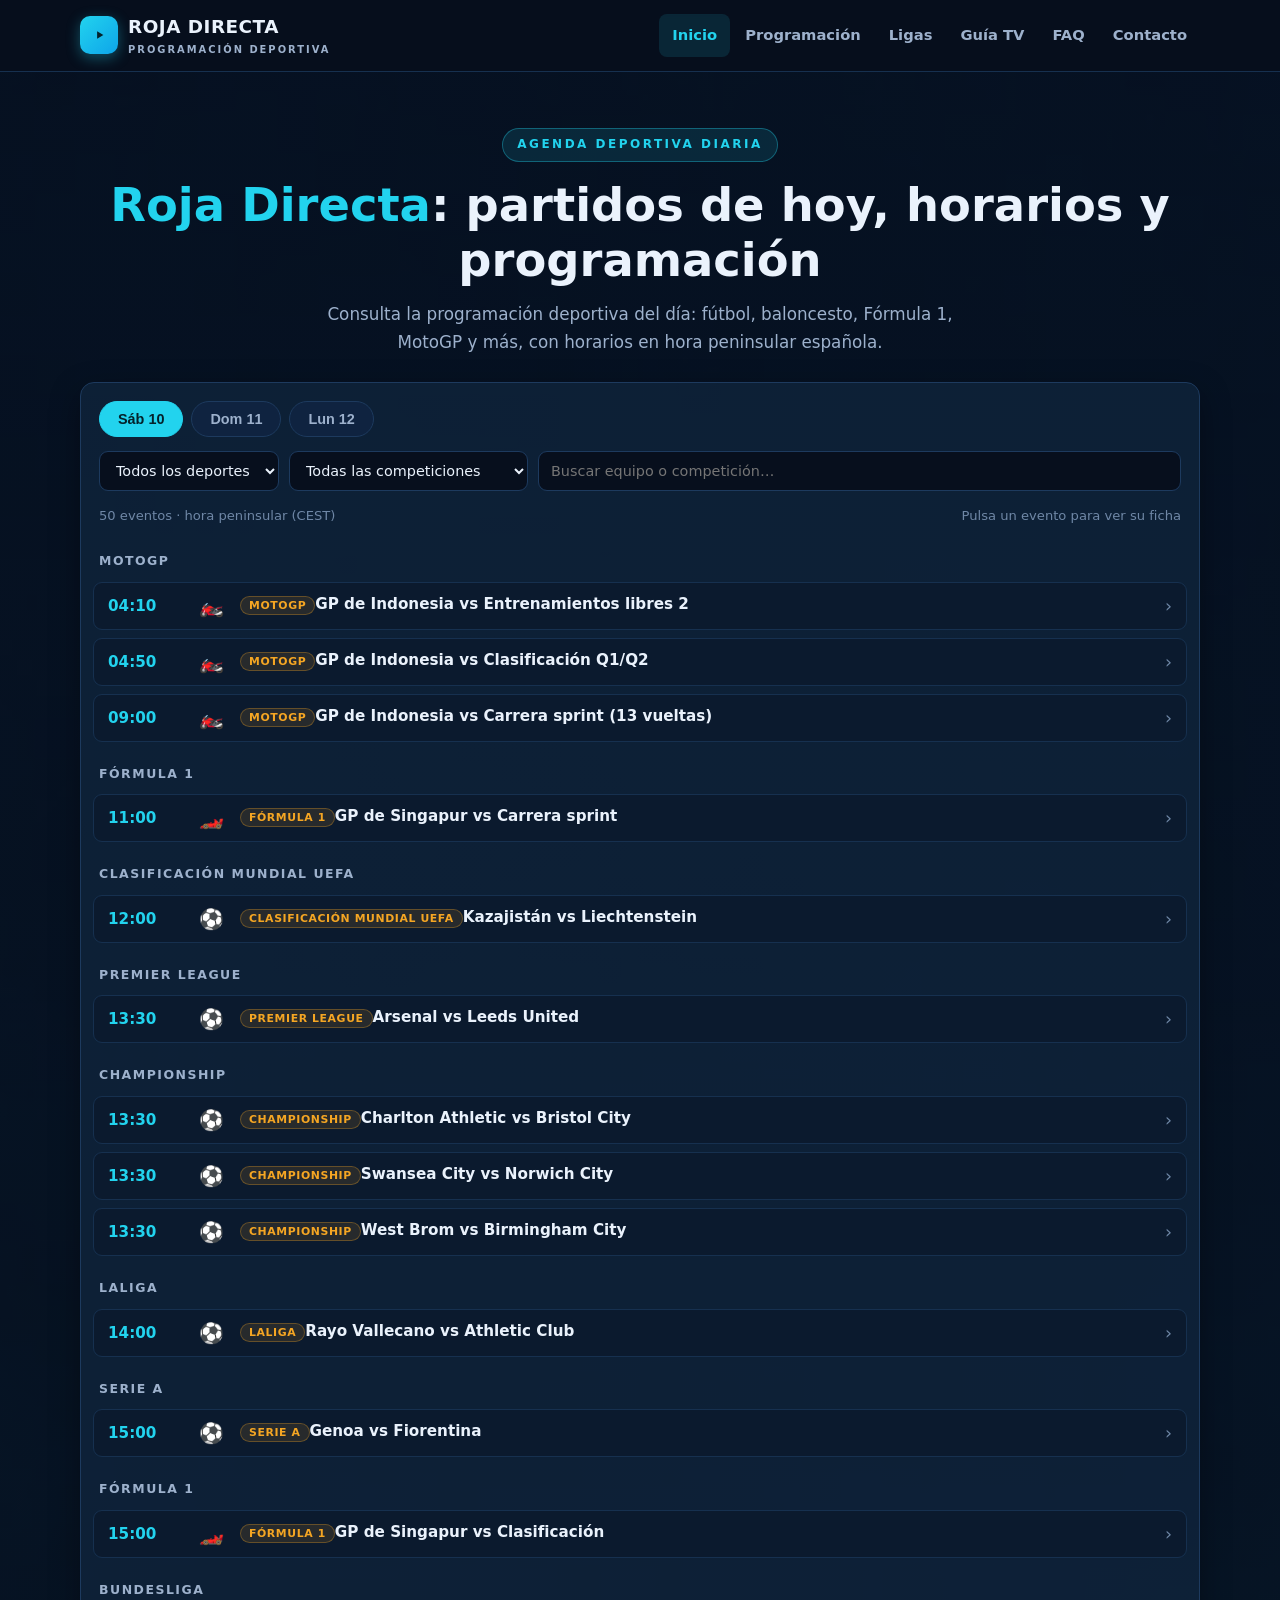
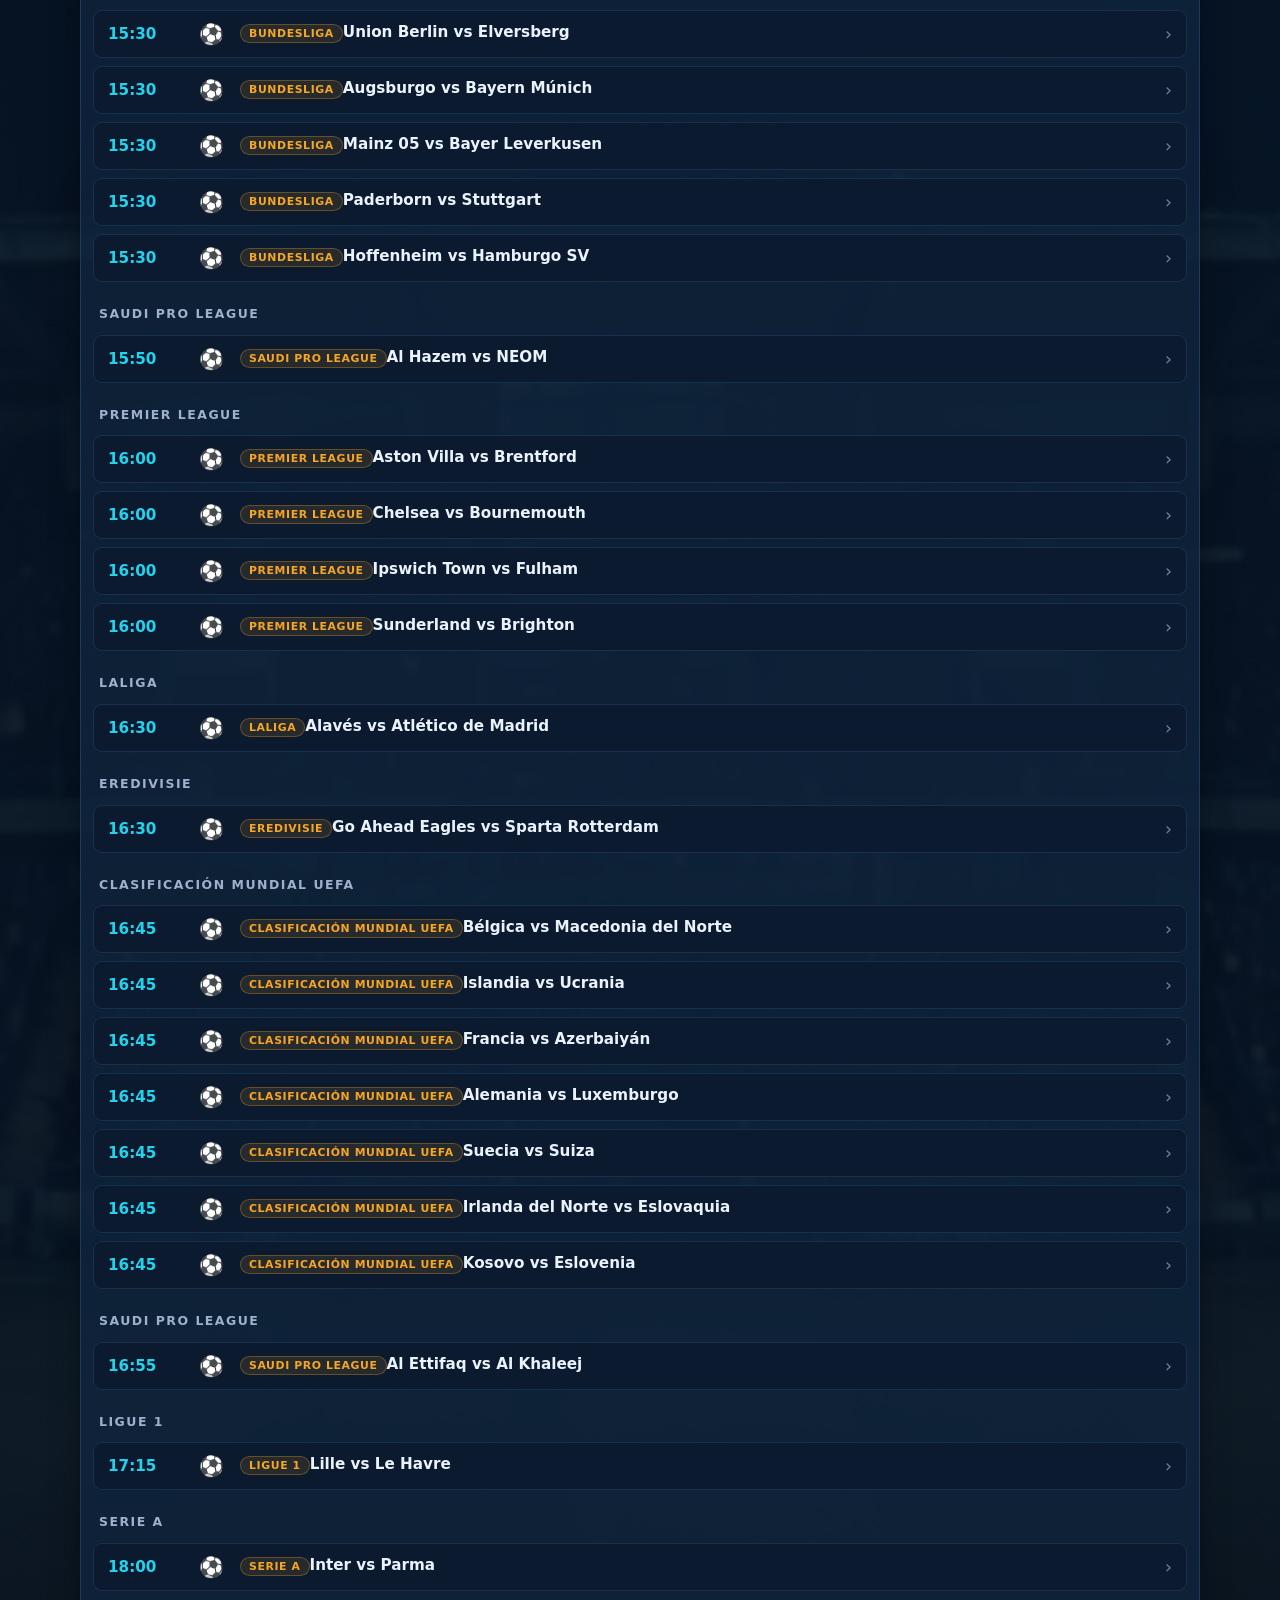
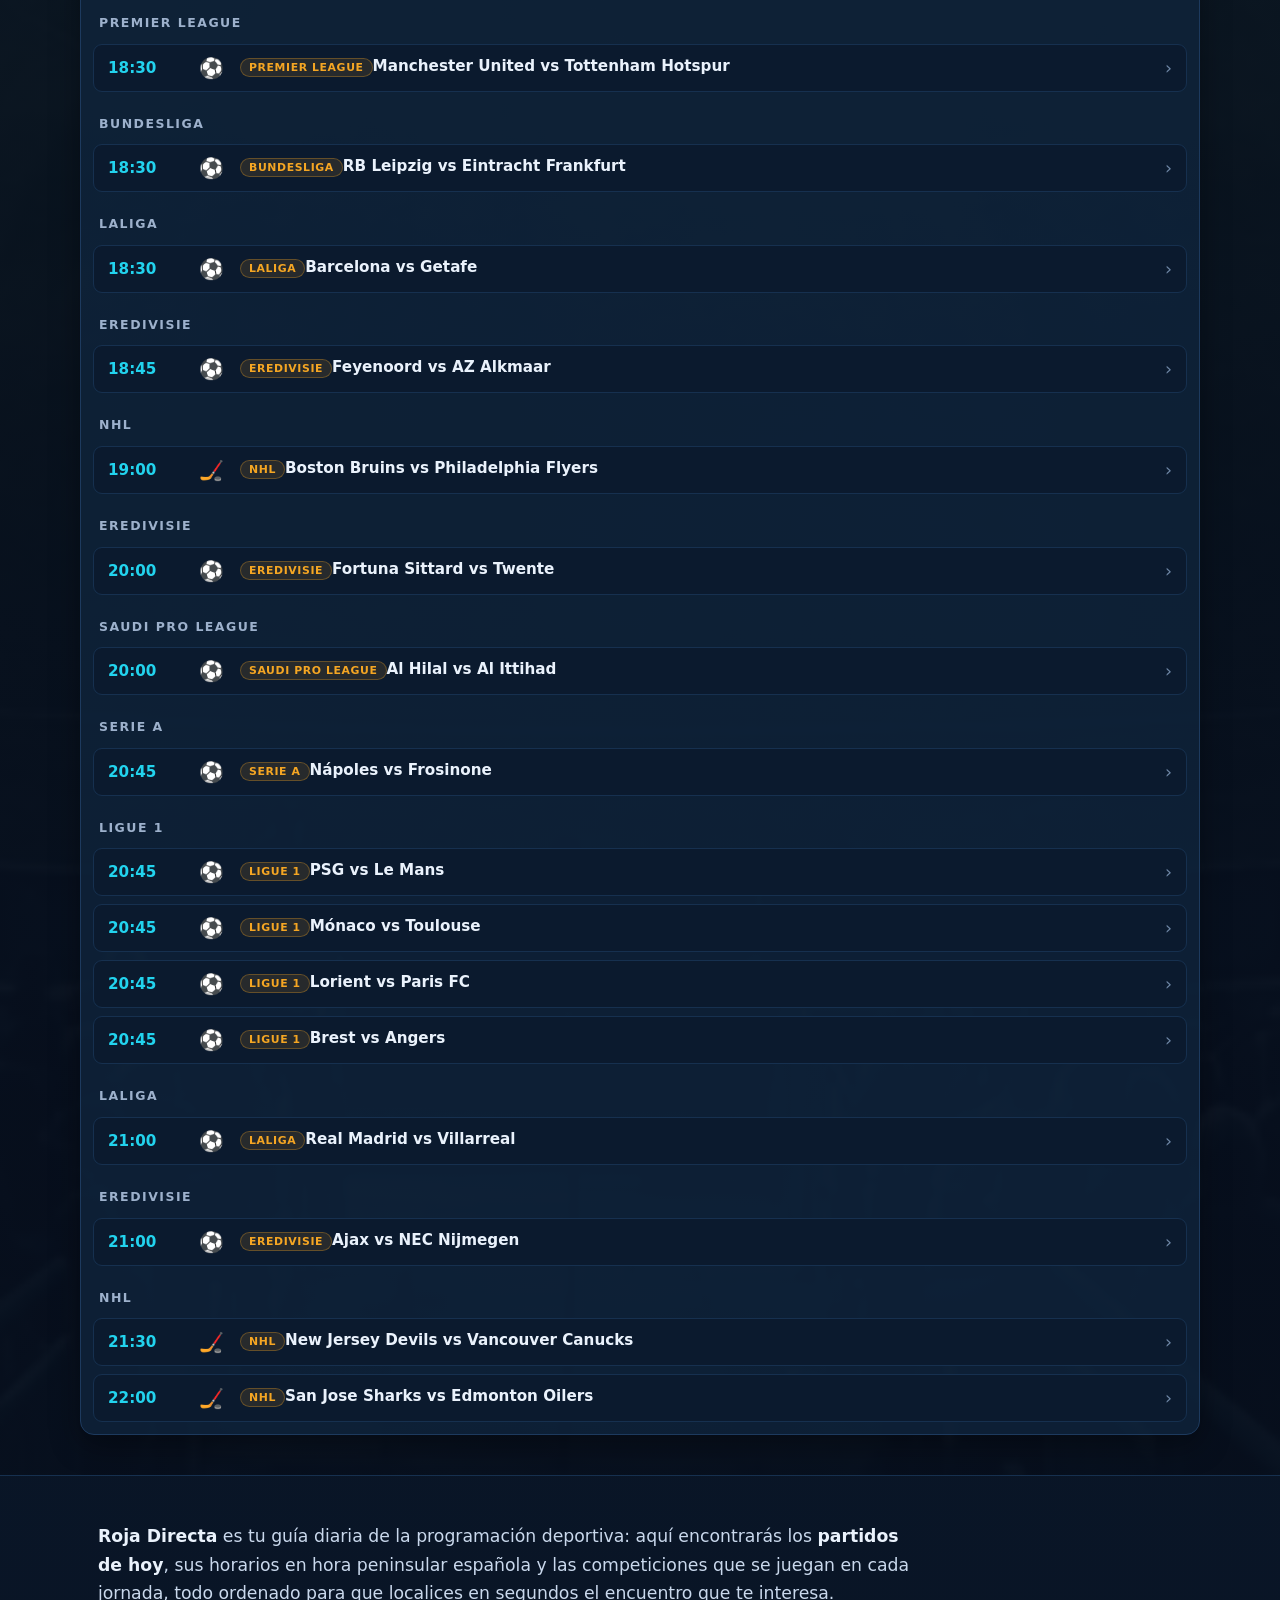
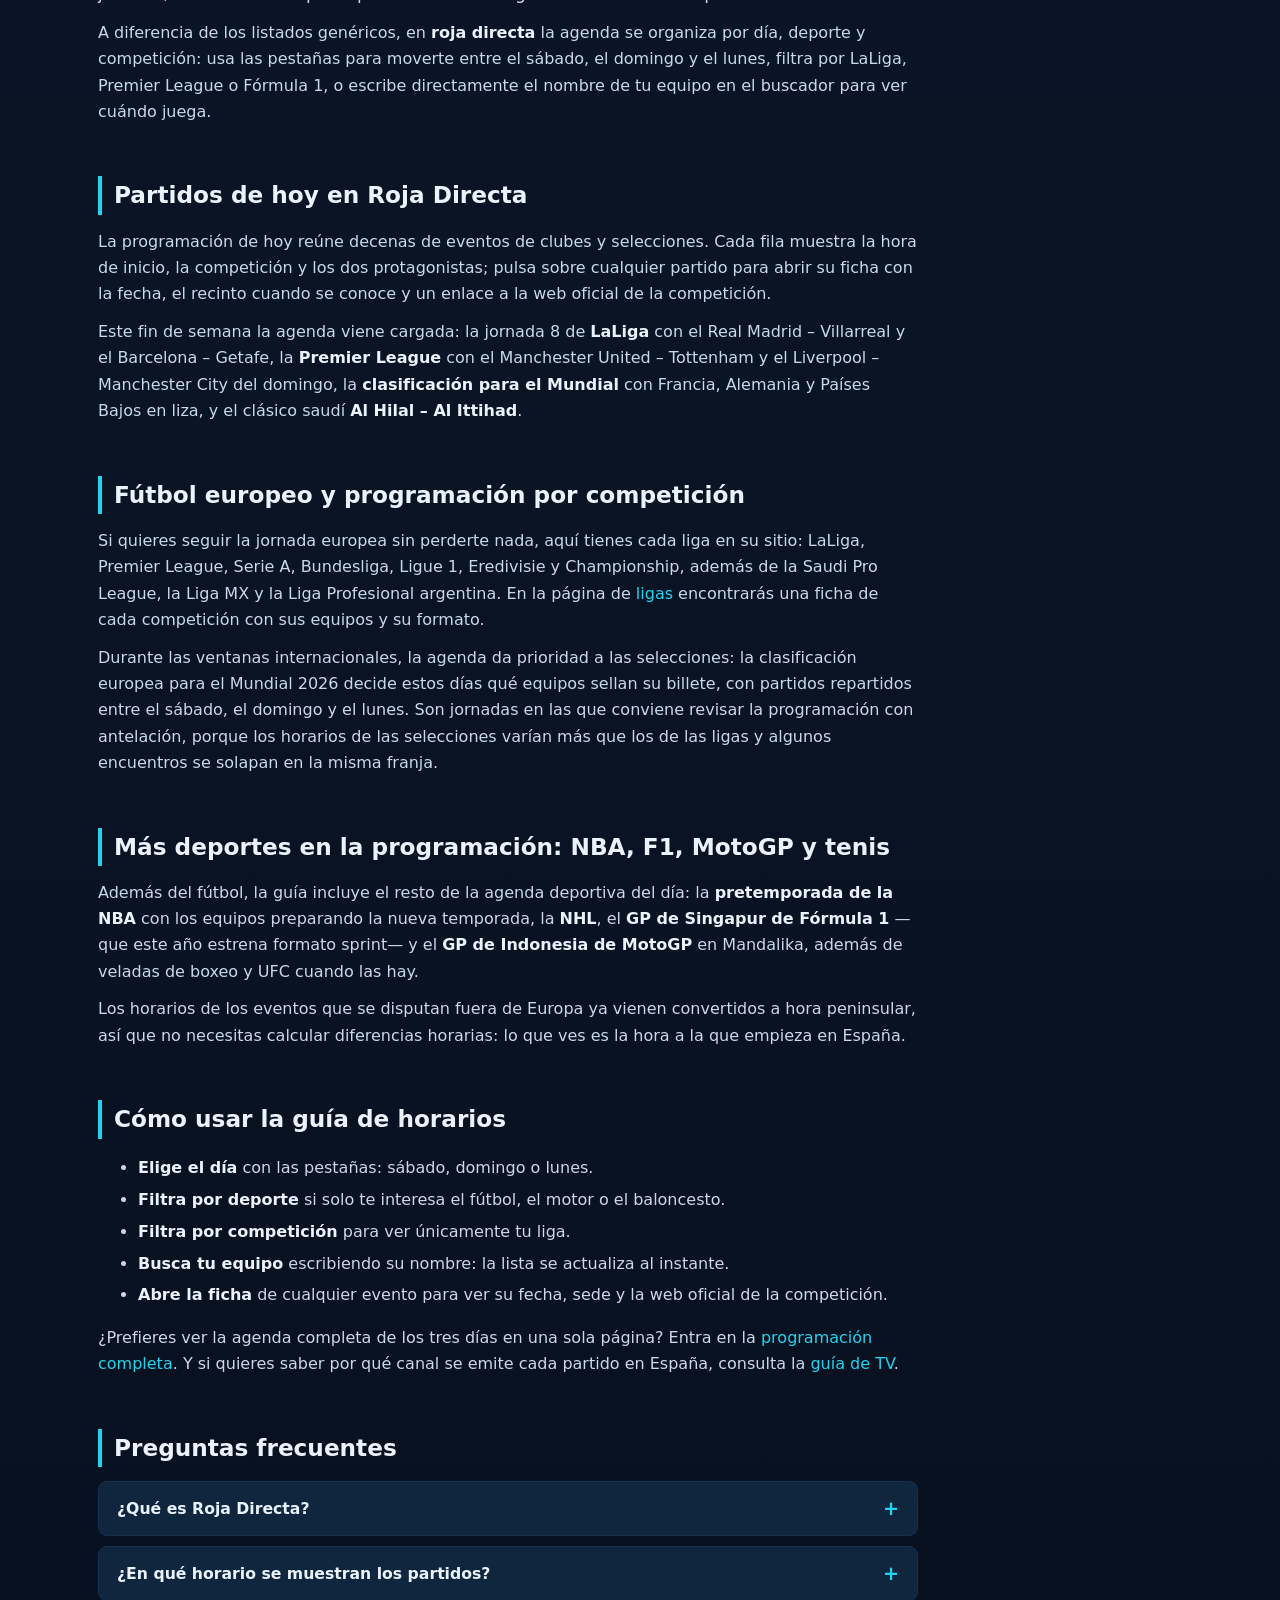
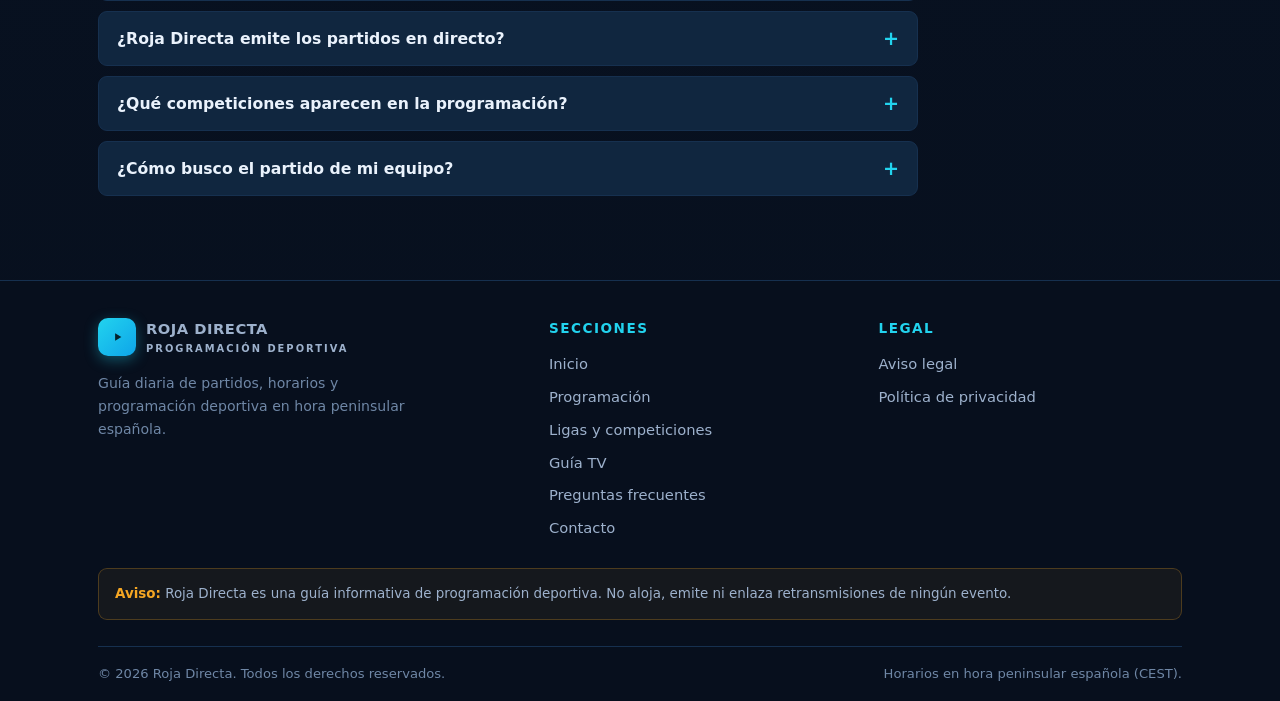
<file: index.html>
<!DOCTYPE html>
<html lang="es">
<head>
  <meta charset="UTF-8">
  <meta name="viewport" content="width=device-width, initial-scale=1.0">
  <title>Roja Directa | Partidos de Hoy, Horarios y Programación de Fútbol</title>
  <meta name="description" content="Roja Directa: consulta los partidos de hoy, sus horarios en hora española y la programación de fútbol de LaLiga, Champions, Premier League, Serie A y más deportes.">
  <link rel="canonical" href="https://rojadirecta.vercel.app/">
  <meta name="robots" content="index, follow, max-image-preview:large">
  <meta name="google-site-verification" content="F0d_7lRP10eHQ_Gj4hgsdQp5YDmYtG55Tp5Wyn93kp4" />
  <meta name="theme-color" content="#0b1a2e">
  <meta property="og:type" content="website">
  <meta property="og:locale" content="es_ES">
  <meta property="og:site_name" content="Roja Directa">
  <meta property="og:title" content="Roja Directa | Partidos de Hoy, Horarios y Programación de Fútbol">
  <meta property="og:description" content="Guía diaria con los partidos de hoy, horarios en hora peninsular y la programación de LaLiga, Premier League, Serie A, Champions y más.">
  <meta property="og:url" content="https://rojadirecta.vercel.app/">
  <meta property="og:image" content="https://rojadirecta.vercel.app/assets/img/og-portada.jpg">
  <meta name="twitter:card" content="summary_large_image">
  <meta name="twitter:title" content="Roja Directa | Partidos de Hoy, Horarios y Programación">
  <meta name="twitter:description" content="Partidos de hoy, horarios y programación de fútbol y más deportes, en hora española.">
  <meta name="twitter:image" content="https://rojadirecta.vercel.app/assets/img/og-portada.jpg">
  <link rel="icon" href="data:image/svg+xml,%3Csvg xmlns='http://www.w3.org/2000/svg' viewBox='0 0 64 64'%3E%3Crect width='64' height='64' rx='14' fill='%2322d3ee'/%3E%3Cpath d='M26 20l20 12-20 12z' fill='%2304222b'/%3E%3C/svg%3E">
  <link rel="stylesheet" href="assets/css/style.css">
  <!-- Google tag (gtag.js) -->
  <script async src="https://www.googletagmanager.com/gtag/js?id=G-2YEQ61RJ61"></script>
  <script>
    window.dataLayer = window.dataLayer || [];
    function gtag(){dataLayer.push(arguments);}
    gtag('js', new Date());
  
    gtag('config', 'G-2YEQ61RJ61');
  </script>
  <script type="application/ld+json">
  {
    "@context": "https://schema.org",
    "@graph": [
      {
        "@type": "WebSite",
        "@id": "https://rojadirecta.vercel.app/#website",
        "url": "https://rojadirecta.vercel.app/",
        "name": "Roja Directa",
        "inLanguage": "es",
        "description": "Guía diaria de partidos, horarios y programación deportiva en hora española."
      },
      {
        "@type": "Organization",
        "@id": "https://rojadirecta.vercel.app/#org",
        "name": "Roja Directa",
        "url": "https://rojadirecta.vercel.app/"
      },
      {
        "@type": "WebPage",
        "@id": "https://rojadirecta.vercel.app/#webpage",
        "url": "https://rojadirecta.vercel.app/",
        "name": "Roja Directa | Partidos de Hoy, Horarios y Programación de Fútbol",
        "isPartOf": {
          "@id": "https://rojadirecta.vercel.app/#website"
        },
        "about": {
          "@id": "https://rojadirecta.vercel.app/#org"
        },
        "inLanguage": "es",
        "description": "Consulta los partidos de hoy, sus horarios y la programación de fútbol y otros deportes."
      },
      {
        "@type": "BreadcrumbList",
        "itemListElement": [
          {
            "@type": "ListItem",
            "position": 1,
            "name": "Inicio",
            "item": "https://rojadirecta.vercel.app/"
          }
        ]
      },
      {
        "@type": "FAQPage",
        "mainEntity": [
          {
            "@type": "Question",
            "name": "¿Qué es Roja Directa?",
            "acceptedAnswer": {
              "@type": "Answer",
              "text": "Roja Directa es una guía informativa que reúne cada día los partidos y eventos deportivos programados, con sus horarios en hora peninsular española y organizados por deporte y competición."
            }
          },
          {
            "@type": "Question",
            "name": "¿En qué horario se muestran los partidos?",
            "acceptedAnswer": {
              "@type": "Answer",
              "text": "Todos los horarios se muestran en hora peninsular española (CEST, UTC+2). Los eventos internacionales se convierten a este huso para que no tengas que calcular nada."
            }
          },
          {
            "@type": "Question",
            "name": "¿Roja Directa emite los partidos en directo?",
            "acceptedAnswer": {
              "@type": "Answer",
              "text": "No. Roja Directa es una guía de programación: no aloja, emite ni enlaza retransmisiones. Cada ficha enlaza a la web oficial de la competición para que consultes su programación."
            }
          },
          {
            "@type": "Question",
            "name": "¿Qué competiciones aparecen en la programación?",
            "acceptedAnswer": {
              "@type": "Answer",
              "text": "LaLiga, Premier League, Serie A, Bundesliga, Ligue 1, Eredivisie, Championship, Saudi Pro League, Liga MX, la clasificación para el Mundial, además de NBA, NHL, Fórmula 1, MotoGP, tenis, boxeo y UFC según la agenda de cada día."
            }
          },
          {
            "@type": "Question",
            "name": "¿Cómo busco el partido de mi equipo?",
            "acceptedAnswer": {
              "@type": "Answer",
              "text": "Usa el buscador de la programación y escribe el nombre del equipo: la lista se filtra al instante. También puedes filtrar por deporte o por competición."
            }
          }
        ]
      }
    ]
  }
  </script>
</head>
<body>
  <a class="skip" href="#contenido">Saltar al contenido</a>

  <header class="site-header">
    <div class="wrap header-in">
      <a class="brand" href="/" aria-label="Roja Directa - inicio">
        <span class="brand-mark" aria-hidden="true"><svg viewBox="0 0 64 64"><path d="M26 20l20 12-20 12z"/></svg></span>
        <span>ROJA DIRECTA<small>PROGRAMACIÓN DEPORTIVA</small></span>
      </a>
      <button class="nav-toggle" aria-expanded="false" aria-controls="mainnav" aria-label="Abrir menú">☰</button>
      <nav class="main-nav" id="mainnav" aria-label="Navegación principal">
        <a href="/" class="active" aria-current="page">Inicio</a>
        <a href="/programacion">Programación</a>
        <a href="/ligas">Ligas</a>
        <a href="/guia">Guía TV</a>
        <a href="/faq">FAQ</a>
        <a href="/contacto">Contacto</a>
      </nav>
    </div>
  </header>

  <main id="contenido">
    <div class="hero">
      <div class="hero-bg" aria-hidden="true"><img src="assets/img/hero-estadio.jpg" alt="" fetchpriority="high" width="1600" height="700"></div>
      <div class="wrap hero-in">
        <span class="hero-kicker">Agenda deportiva diaria</span>
        <h1><span class="hl">Roja Directa</span>: partidos de hoy, horarios y programación</h1>
        <p class="lead">Consulta la programación deportiva del día: fútbol, baloncesto, Fórmula 1, MotoGP y más, con horarios en hora peninsular española.</p>

        <div class="sched" id="sched-app" style="text-align:left">
          <div class="sched-head">
            <div class="day-tabs" id="day-tabs" role="tablist" aria-label="Elegir día"></div>
          </div>
          <div class="sched-filters">
            <select class="f-select" id="f-sport" aria-label="Filtrar por deporte"></select>
            <select class="f-select" id="f-comp" aria-label="Filtrar por competición"></select>
            <input class="f-search" id="f-search" type="search" placeholder="Buscar equipo o competición…" aria-label="Buscar equipo o competición">
          </div>
          <div class="sched-meta"><span id="sched-count"></span><span>Pulsa un evento para ver su ficha</span></div>
          <ul class="match-list" id="match-list" aria-live="polite"></ul>
        </div>
      </div>
    </div>

    <div class="wrap">
      <section class="block prose" aria-label="Sobre Roja Directa">
        <p class="lead"><strong>Roja Directa</strong> es tu guía diaria de la programación deportiva: aquí encontrarás los <strong>partidos de hoy</strong>, sus horarios en hora peninsular española y las competiciones que se juegan en cada jornada, todo ordenado para que localices en segundos el encuentro que te interesa.</p>
        <p>A diferencia de los listados genéricos, en <strong>roja directa</strong> la agenda se organiza por día, deporte y competición: usa las pestañas para moverte entre el sábado, el domingo y el lunes, filtra por LaLiga, Premier League o Fórmula 1, o escribe directamente el nombre de tu equipo en el buscador para ver cuándo juega.</p>

        <h2>Partidos de hoy en Roja Directa</h2>
        <p>La programación de hoy reúne decenas de eventos de clubes y selecciones. Cada fila muestra la hora de inicio, la competición y los dos protagonistas; pulsa sobre cualquier partido para abrir su ficha con la fecha, el recinto cuando se conoce y un enlace a la web oficial de la competición.</p>
        <p>Este fin de semana la agenda viene cargada: la jornada 8 de <strong>LaLiga</strong> con el Real Madrid – Villarreal y el Barcelona – Getafe, la <strong>Premier League</strong> con el Manchester United – Tottenham y el Liverpool – Manchester City del domingo, la <strong>clasificación para el Mundial</strong> con Francia, Alemania y Países Bajos en liza, y el clásico saudí <strong>Al Hilal – Al Ittihad</strong>.</p>

        <h2>Fútbol europeo y programación por competición</h2>
        <p>Si quieres seguir la jornada europea sin perderte nada, aquí tienes cada liga en su sitio: LaLiga, Premier League, Serie A, Bundesliga, Ligue 1, Eredivisie y Championship, además de la Saudi Pro League, la Liga MX y la Liga Profesional argentina. En la página de <a href="/ligas">ligas</a> encontrarás una ficha de cada competición con sus equipos y su formato.</p>
        <p>Durante las ventanas internacionales, la agenda da prioridad a las selecciones: la clasificación europea para el Mundial 2026 decide estos días qué equipos sellan su billete, con partidos repartidos entre el sábado, el domingo y el lunes. Son jornadas en las que conviene revisar la programación con antelación, porque los horarios de las selecciones varían más que los de las ligas y algunos encuentros se solapan en la misma franja.</p>

        <h2>Más deportes en la programación: NBA, F1, MotoGP y tenis</h2>
        <p>Además del fútbol, la guía incluye el resto de la agenda deportiva del día: la <strong>pretemporada de la NBA</strong> con los equipos preparando la nueva temporada, la <strong>NHL</strong>, el <strong>GP de Singapur de Fórmula 1</strong> —que este año estrena formato sprint— y el <strong>GP de Indonesia de MotoGP</strong> en Mandalika, además de veladas de boxeo y UFC cuando las hay.</p>
        <p>Los horarios de los eventos que se disputan fuera de Europa ya vienen convertidos a hora peninsular, así que no necesitas calcular diferencias horarias: lo que ves es la hora a la que empieza en España.</p>

        <h2>Cómo usar la guía de horarios</h2>
        <ul>
          <li><strong>Elige el día</strong> con las pestañas: sábado, domingo o lunes.</li>
          <li><strong>Filtra por deporte</strong> si solo te interesa el fútbol, el motor o el baloncesto.</li>
          <li><strong>Filtra por competición</strong> para ver únicamente tu liga.</li>
          <li><strong>Busca tu equipo</strong> escribiendo su nombre: la lista se actualiza al instante.</li>
          <li><strong>Abre la ficha</strong> de cualquier evento para ver su fecha, sede y la web oficial de la competición.</li>
        </ul>
        <p>¿Prefieres ver la agenda completa de los tres días en una sola página? Entra en la <a href="/programacion">programación completa</a>. Y si quieres saber por qué canal se emite cada partido en España, consulta la <a href="/guia">guía de TV</a>.</p>

        <h2>Preguntas frecuentes</h2>
        <div class="faq-item">
          <button class="faq-q" aria-expanded="false">¿Qué es Roja Directa?<span class="ic" aria-hidden="true">+</span></button>
          <div class="faq-a"><div>Es una guía informativa que reúne cada día los partidos y eventos deportivos programados, con sus horarios en hora peninsular española y organizados por deporte y competición.</div></div>
        </div>
        <div class="faq-item">
          <button class="faq-q" aria-expanded="false">¿En qué horario se muestran los partidos?<span class="ic" aria-hidden="true">+</span></button>
          <div class="faq-a"><div>Todos los horarios se muestran en <strong>hora peninsular española (CEST, UTC+2)</strong>. Los eventos internacionales ya vienen convertidos a este huso horario.</div></div>
        </div>
        <div class="faq-item">
          <button class="faq-q" aria-expanded="false">¿Roja Directa emite los partidos en directo?<span class="ic" aria-hidden="true">+</span></button>
          <div class="faq-a"><div>No. Es una <strong>guía de programación</strong>: no aloja, emite ni enlaza retransmisiones. Cada ficha enlaza únicamente a la web oficial de la competición.</div></div>
        </div>
        <div class="faq-item">
          <button class="faq-q" aria-expanded="false">¿Qué competiciones aparecen en la programación?<span class="ic" aria-hidden="true">+</span></button>
          <div class="faq-a"><div>LaLiga, Premier League, Serie A, Bundesliga, Ligue 1, Eredivisie, Championship, Saudi Pro League, Liga MX, la clasificación para el Mundial de la UEFA y, según la agenda del día, NBA, NHL, Fórmula 1, MotoGP, tenis, boxeo y UFC.</div></div>
        </div>
        <div class="faq-item">
          <button class="faq-q" aria-expanded="false">¿Cómo busco el partido de mi equipo?<span class="ic" aria-hidden="true">+</span></button>
          <div class="faq-a"><div>Usa el <strong>buscador</strong> de la programación y escribe el nombre del equipo: la lista se filtra al instante. También puedes filtrar por deporte o por competición.</div></div>
        </div>
      </section>
    </div>
  </main>

  <div class="modal-back" id="modal-back">
    <div class="modal" id="modal" role="dialog" aria-modal="true" aria-labelledby="m-title">
      <div class="modal-head"><h3 id="m-title"></h3><button class="modal-close" id="m-close" aria-label="Cerrar">✕</button></div>
      <div class="modal-body" id="m-body"></div>
    </div>
  </div>

  <footer class="site-footer">
    <div class="wrap">
      <div class="foot-grid">
        <div class="foot-brand">
          <a class="brand" href="/" aria-label="Roja Directa - inicio">
            <span class="brand-mark" aria-hidden="true"><svg viewBox="0 0 64 64"><path d="M26 20l20 12-20 12z"/></svg></span>
            <span>ROJA DIRECTA<small>PROGRAMACIÓN DEPORTIVA</small></span>
          </a>
          <p>Guía diaria de partidos, horarios y programación deportiva en hora peninsular española.</p>
        </div>
        <div>
          <h4>Secciones</h4>
          <ul>
            <li><a href="/">Inicio</a></li>
            <li><a href="/programacion">Programación</a></li>
            <li><a href="/ligas">Ligas y competiciones</a></li>
            <li><a href="/guia">Guía TV</a></li>
            <li><a href="/faq">Preguntas frecuentes</a></li>
            <li><a href="/contacto">Contacto</a></li>
          </ul>
        </div>
        <div>
          <h4>Legal</h4>
          <ul>
            <li><a href="/aviso-legal">Aviso legal</a></li>
            <li><a href="/privacidad">Política de privacidad</a></li>
          </ul>
        </div>
      </div>
      <div class="disclaimer"><strong>Aviso:</strong> Roja Directa es una guía informativa de programación deportiva. No aloja, emite ni enlaza retransmisiones de ningún evento.</div>
      <div class="foot-bottom">
        <span>© 2026 Roja Directa. Todos los derechos reservados.</span>
        <span>Horarios en hora peninsular española (CEST).</span>
      </div>
    </div>
  </footer>

  <button class="back-top" aria-label="Volver arriba">↑</button>
  <script src="assets/js/fixtures.js"></script>
  <script src="assets/js/main.js"></script>
</body>
</html>
</file>
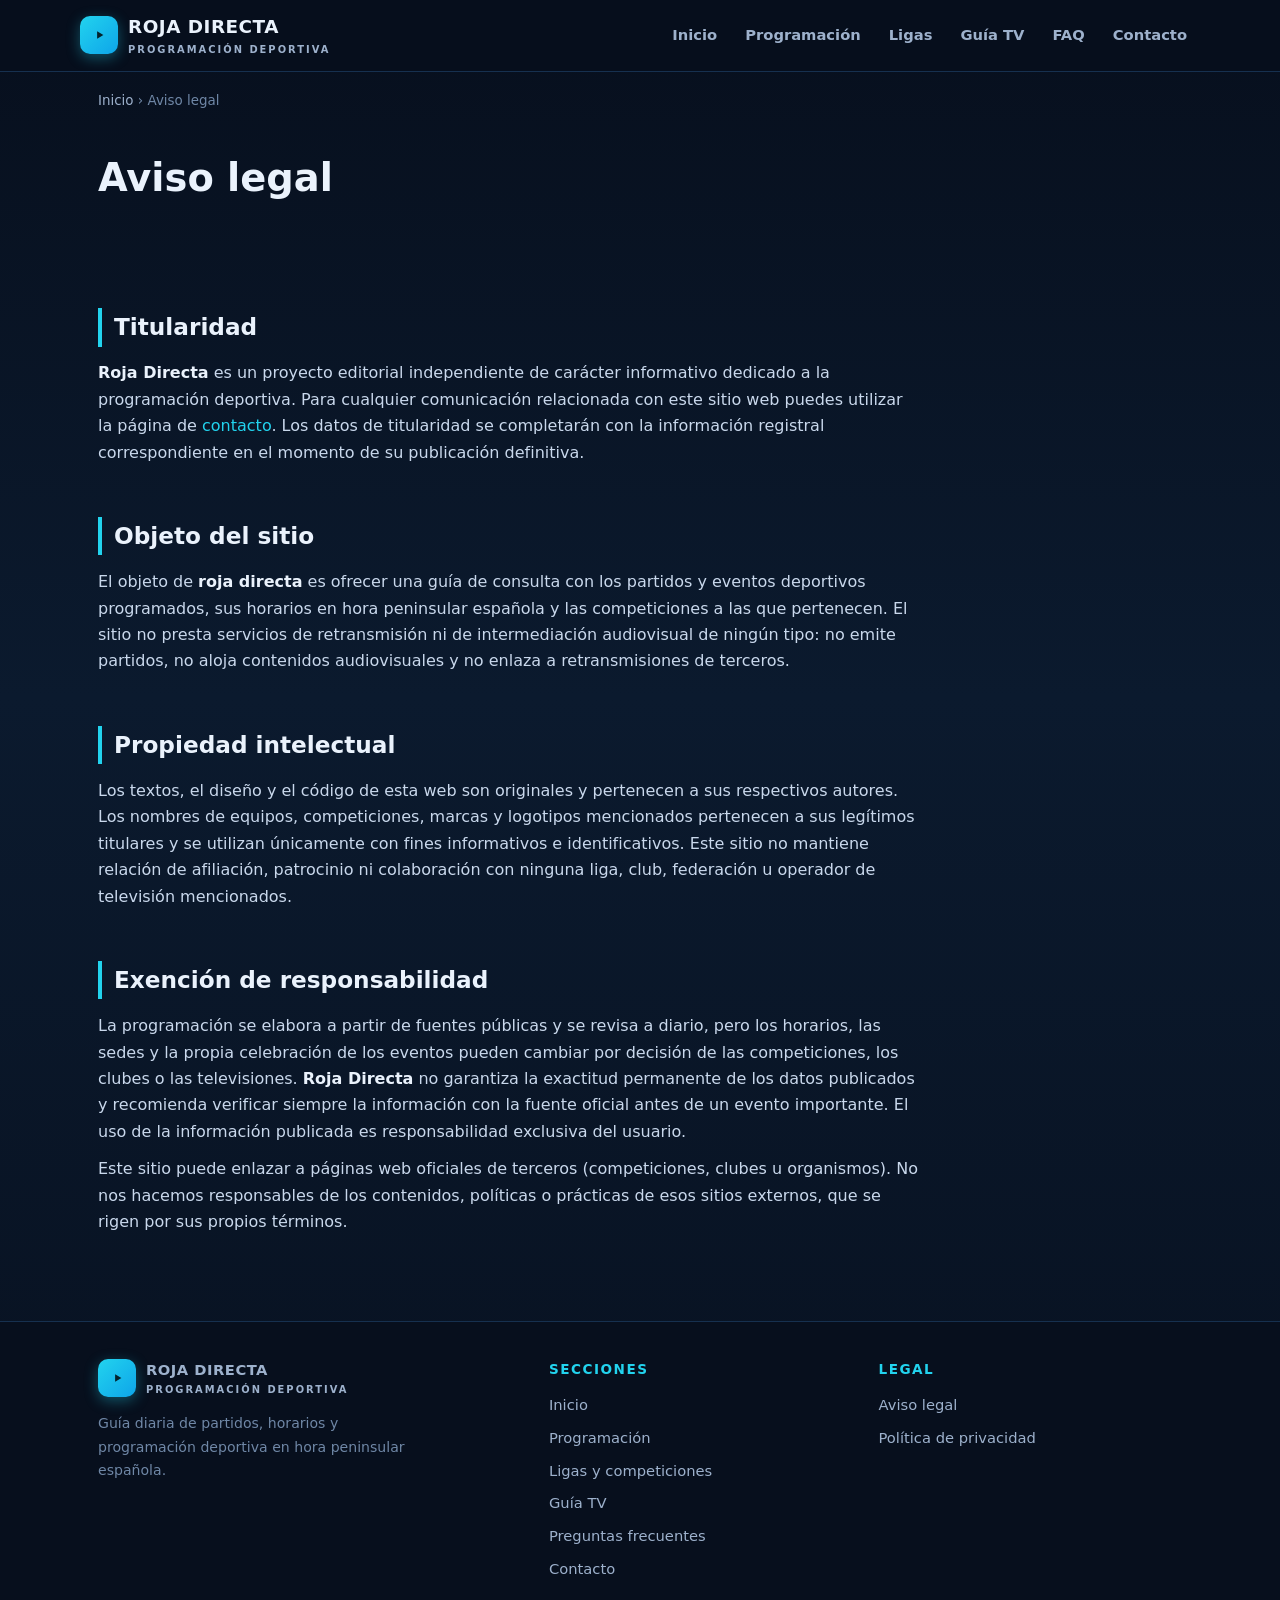
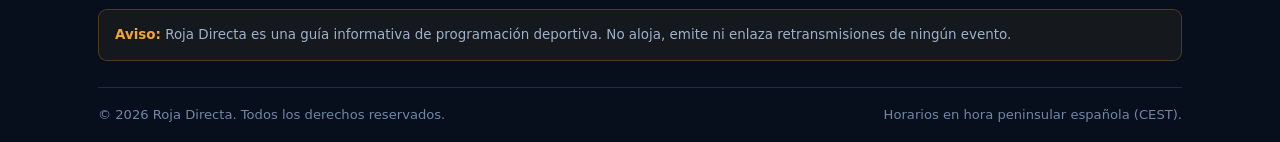
<file: aviso-legal.html>
<!DOCTYPE html>
<html lang="es">
<head>
  <meta charset="UTF-8">
  <meta name="viewport" content="width=device-width, initial-scale=1.0">
  <title>Aviso legal | Roja Directa</title>
  <meta name="description" content="Aviso legal de Roja Directa: titularidad, objeto del sitio como guía informativa de programación deportiva, propiedad intelectual y exención de responsabilidad.">
  <link rel="canonical" href="https://rojadirecta.vercel.app/aviso-legal">
  <meta name="robots" content="index, follow, max-image-preview:large">
  <meta name="theme-color" content="#0b1a2e">
  <meta property="og:type" content="website">
  <meta property="og:locale" content="es_ES">
  <meta property="og:site_name" content="Roja Directa">
  <meta property="og:title" content="Aviso legal | Roja Directa">
  <meta property="og:description" content="Aviso legal de Roja Directa: titularidad, objeto del sitio, propiedad intelectual y exención de responsabilidad.">
  <meta property="og:url" content="https://rojadirecta.vercel.app/aviso-legal">
  <meta property="og:image" content="https://rojadirecta.vercel.app/assets/img/og-portada.jpg">
  <meta name="twitter:card" content="summary_large_image">
  <meta name="twitter:title" content="Aviso legal | Roja Directa">
  <meta name="twitter:description" content="Aviso legal de la guía de programación deportiva Roja Directa.">
  <meta name="twitter:image" content="https://rojadirecta.vercel.app/assets/img/og-portada.jpg">
  <link rel="icon" href="data:image/svg+xml,%3Csvg xmlns='http://www.w3.org/2000/svg' viewBox='0 0 64 64'%3E%3Crect width='64' height='64' rx='14' fill='%2322d3ee'/%3E%3Cpath d='M26 20l20 12-20 12z' fill='%2304222b'/%3E%3C/svg%3E">
  <link rel="stylesheet" href="assets/css/style.css">
  <script type="application/ld+json">
  {
    "@context": "https://schema.org",
    "@graph": [
      {
        "@type": "WebSite",
        "@id": "https://rojadirecta.vercel.app/#website",
        "url": "https://rojadirecta.vercel.app/",
        "name": "Roja Directa",
        "inLanguage": "es"
      },
      {
        "@type": "Organization",
        "@id": "https://rojadirecta.vercel.app/#org",
        "name": "Roja Directa",
        "url": "https://rojadirecta.vercel.app/"
      },
      {
        "@type": "WebPage",
        "@id": "https://rojadirecta.vercel.app/aviso-legal#webpage",
        "url": "https://rojadirecta.vercel.app/aviso-legal",
        "name": "Aviso legal | Roja Directa",
        "isPartOf": { "@id": "https://rojadirecta.vercel.app/#website" },
        "about": { "@id": "https://rojadirecta.vercel.app/#org" },
        "inLanguage": "es",
        "description": "Aviso legal de Roja Directa: titularidad, objeto del sitio como guía informativa de programación deportiva, propiedad intelectual y exención de responsabilidad."
      },
      {
        "@type": "BreadcrumbList",
        "itemListElement": [
          { "@type": "ListItem", "position": 1, "name": "Inicio", "item": "https://rojadirecta.vercel.app/" },
          { "@type": "ListItem", "position": 2, "name": "Aviso legal", "item": "https://rojadirecta.vercel.app/aviso-legal" }
        ]
      }
    ]
  }
  </script>
</head>
<body>
  <a class="skip" href="#contenido">Saltar al contenido</a>

  <header class="site-header">
    <div class="wrap header-in">
      <a class="brand" href="/" aria-label="Roja Directa - inicio">
        <span class="brand-mark" aria-hidden="true"><svg viewBox="0 0 64 64"><path d="M26 20l20 12-20 12z"/></svg></span>
        <span>ROJA DIRECTA<small>PROGRAMACIÓN DEPORTIVA</small></span>
      </a>
      <button class="nav-toggle" aria-expanded="false" aria-controls="mainnav" aria-label="Abrir menú">☰</button>
      <nav class="main-nav" id="mainnav" aria-label="Navegación principal">
        <a href="/">Inicio</a>
        <a href="/programacion">Programación</a>
        <a href="/ligas">Ligas</a>
        <a href="/guia">Guía TV</a>
        <a href="/faq">FAQ</a>
        <a href="/contacto">Contacto</a>
      </nav>
    </div>
  </header>

  <main id="contenido">
    <div class="wrap">
      <nav class="breadcrumbs" aria-label="Migas de pan">
        <a href="/">Inicio</a> <span aria-hidden="true">›</span> <span aria-current="page">Aviso legal</span>
      </nav>
      <div class="page-head">
        <h1>Aviso legal</h1>
      </div>

      <section class="block prose" aria-label="Aviso legal">
        <h2>Titularidad</h2>
        <p><strong>Roja Directa</strong> es un proyecto editorial independiente de carácter informativo dedicado a la programación deportiva. Para cualquier comunicación relacionada con este sitio web puedes utilizar la página de <a href="/contacto">contacto</a>. Los datos de titularidad se completarán con la información registral correspondiente en el momento de su publicación definitiva.</p>

        <h2>Objeto del sitio</h2>
        <p>El objeto de <strong>roja directa</strong> es ofrecer una guía de consulta con los partidos y eventos deportivos programados, sus horarios en hora peninsular española y las competiciones a las que pertenecen. El sitio no presta servicios de retransmisión ni de intermediación audiovisual de ningún tipo: no emite partidos, no aloja contenidos audiovisuales y no enlaza a retransmisiones de terceros.</p>

        <h2>Propiedad intelectual</h2>
        <p>Los textos, el diseño y el código de esta web son originales y pertenecen a sus respectivos autores. Los nombres de equipos, competiciones, marcas y logotipos mencionados pertenecen a sus legítimos titulares y se utilizan únicamente con fines informativos e identificativos. Este sitio no mantiene relación de afiliación, patrocinio ni colaboración con ninguna liga, club, federación u operador de televisión mencionados.</p>

        <h2>Exención de responsabilidad</h2>
        <p>La programación se elabora a partir de fuentes públicas y se revisa a diario, pero los horarios, las sedes y la propia celebración de los eventos pueden cambiar por decisión de las competiciones, los clubes o las televisiones. <strong>Roja Directa</strong> no garantiza la exactitud permanente de los datos publicados y recomienda verificar siempre la información con la fuente oficial antes de un evento importante. El uso de la información publicada es responsabilidad exclusiva del usuario.</p>
        <p>Este sitio puede enlazar a páginas web oficiales de terceros (competiciones, clubes u organismos). No nos hacemos responsables de los contenidos, políticas o prácticas de esos sitios externos, que se rigen por sus propios términos.</p>
      </section>
    </div>
  </main>

  <footer class="site-footer">
    <div class="wrap">
      <div class="foot-grid">
        <div class="foot-brand">
          <a class="brand" href="/" aria-label="Roja Directa - inicio">
            <span class="brand-mark" aria-hidden="true"><svg viewBox="0 0 64 64"><path d="M26 20l20 12-20 12z"/></svg></span>
            <span>ROJA DIRECTA<small>PROGRAMACIÓN DEPORTIVA</small></span>
          </a>
          <p>Guía diaria de partidos, horarios y programación deportiva en hora peninsular española.</p>
        </div>
        <div>
          <h4>Secciones</h4>
          <ul>
            <li><a href="/">Inicio</a></li>
            <li><a href="/programacion">Programación</a></li>
            <li><a href="/ligas">Ligas y competiciones</a></li>
            <li><a href="/guia">Guía TV</a></li>
            <li><a href="/faq">Preguntas frecuentes</a></li>
            <li><a href="/contacto">Contacto</a></li>
          </ul>
        </div>
        <div>
          <h4>Legal</h4>
          <ul>
            <li><a href="/aviso-legal">Aviso legal</a></li>
            <li><a href="/privacidad">Política de privacidad</a></li>
          </ul>
        </div>
      </div>
      <div class="disclaimer"><strong>Aviso:</strong> Roja Directa es una guía informativa de programación deportiva. No aloja, emite ni enlaza retransmisiones de ningún evento.</div>
      <div class="foot-bottom">
        <span>© 2026 Roja Directa. Todos los derechos reservados.</span>
        <span>Horarios en hora peninsular española (CEST).</span>
      </div>
    </div>
  </footer>

  <button class="back-top" aria-label="Volver arriba">↑</button>
  <script src="assets/js/main.js"></script>
</body>
</html>
</file>
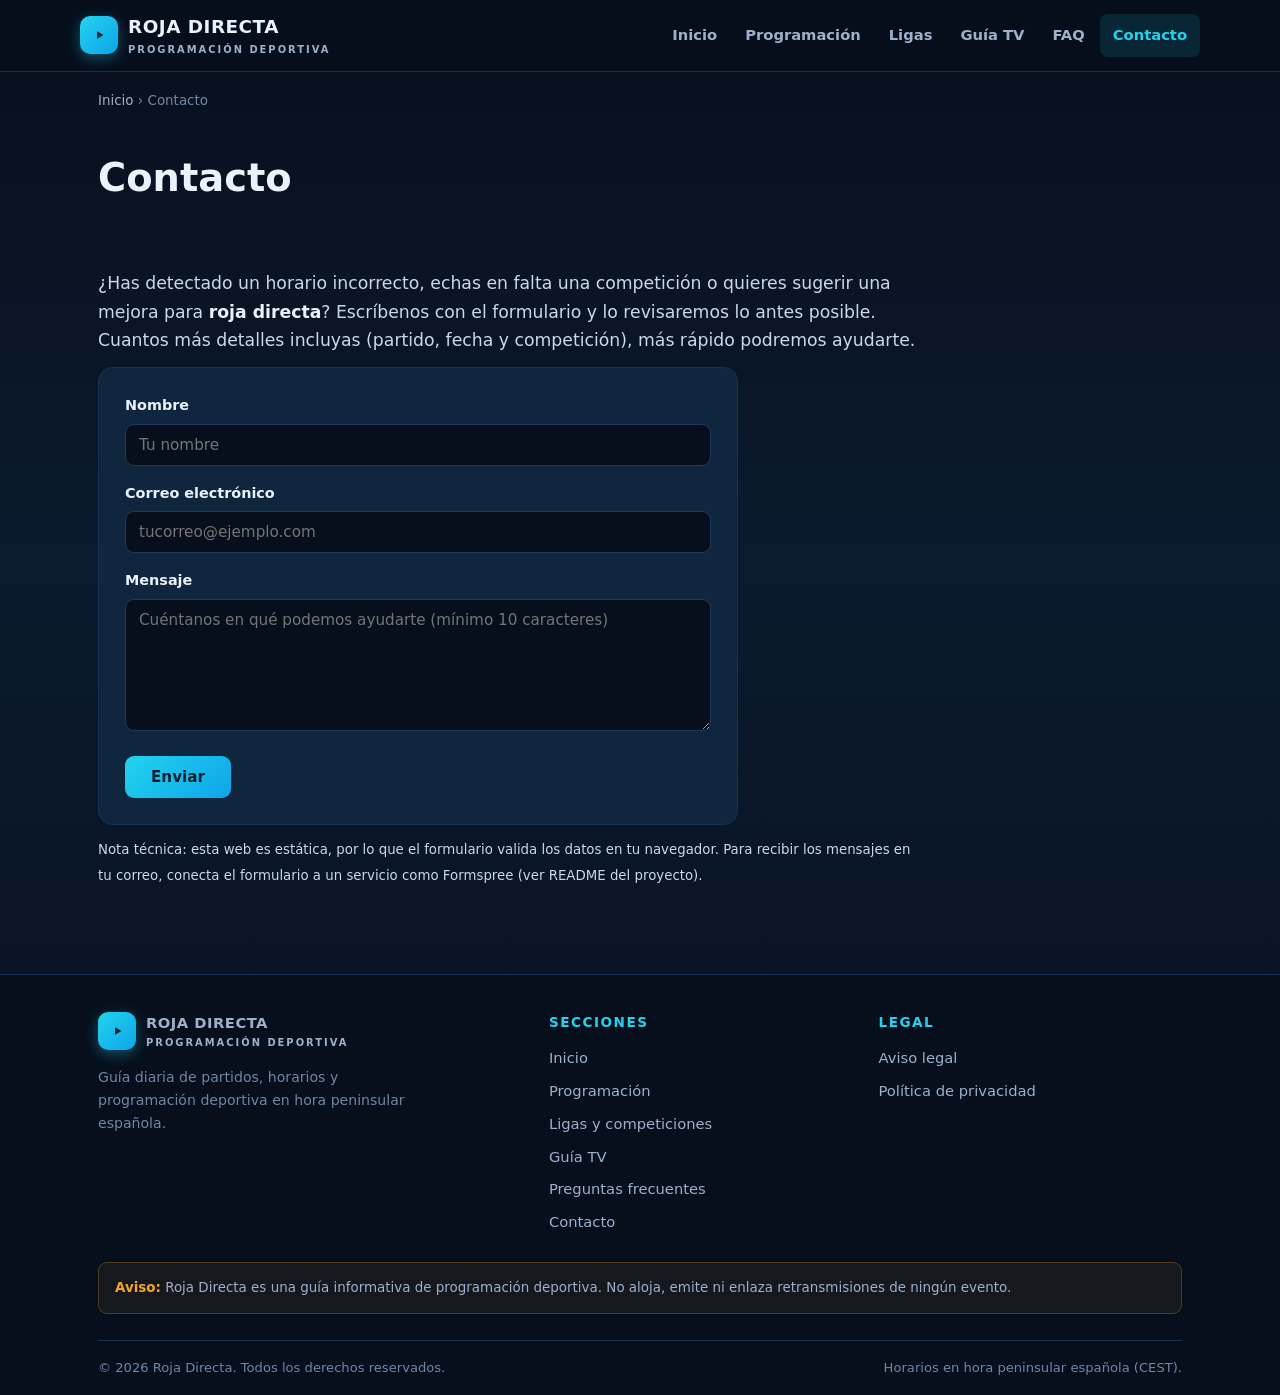
<file: contacto.html>
<!DOCTYPE html>
<html lang="es">
<head>
  <meta charset="UTF-8">
  <meta name="viewport" content="width=device-width, initial-scale=1.0">
  <title>Contacto | Roja Directa</title>
  <meta name="description" content="Contacta con Roja Directa: envíanos tus sugerencias sobre la programación, nuevas competiciones o cualquier duda sobre la guía deportiva.">
  <link rel="canonical" href="https://rojadirecta.vercel.app/contacto">
  <meta name="robots" content="index, follow, max-image-preview:large">
  <meta name="theme-color" content="#0b1a2e">
  <meta property="og:type" content="website">
  <meta property="og:locale" content="es_ES">
  <meta property="og:site_name" content="Roja Directa">
  <meta property="og:title" content="Contacto | Roja Directa">
  <meta property="og:description" content="Envíanos tus sugerencias sobre la programación de Roja Directa o cualquier duda sobre la guía.">
  <meta property="og:url" content="https://rojadirecta.vercel.app/contacto">
  <meta property="og:image" content="https://rojadirecta.vercel.app/assets/img/og-portada.jpg">
  <meta name="twitter:card" content="summary_large_image">
  <meta name="twitter:title" content="Contacto | Roja Directa">
  <meta name="twitter:description" content="Contacta con el equipo de Roja Directa.">
  <meta name="twitter:image" content="https://rojadirecta.vercel.app/assets/img/og-portada.jpg">
  <link rel="icon" href="data:image/svg+xml,%3Csvg xmlns='http://www.w3.org/2000/svg' viewBox='0 0 64 64'%3E%3Crect width='64' height='64' rx='14' fill='%2322d3ee'/%3E%3Cpath d='M26 20l20 12-20 12z' fill='%2304222b'/%3E%3C/svg%3E">
  <link rel="stylesheet" href="assets/css/style.css">
  <script type="application/ld+json">
  {
    "@context": "https://schema.org",
    "@graph": [
      {
        "@type": "WebSite",
        "@id": "https://rojadirecta.vercel.app/#website",
        "url": "https://rojadirecta.vercel.app/",
        "name": "Roja Directa",
        "inLanguage": "es"
      },
      {
        "@type": "Organization",
        "@id": "https://rojadirecta.vercel.app/#org",
        "name": "Roja Directa",
        "url": "https://rojadirecta.vercel.app/"
      },
      {
        "@type": "WebPage",
        "@id": "https://rojadirecta.vercel.app/contacto#webpage",
        "url": "https://rojadirecta.vercel.app/contacto",
        "name": "Contacto | Roja Directa",
        "isPartOf": { "@id": "https://rojadirecta.vercel.app/#website" },
        "about": { "@id": "https://rojadirecta.vercel.app/#org" },
        "inLanguage": "es",
        "description": "Contacta con Roja Directa: envíanos tus sugerencias sobre la programación, nuevas competiciones o cualquier duda sobre la guía deportiva."
      },
      {
        "@type": "BreadcrumbList",
        "itemListElement": [
          { "@type": "ListItem", "position": 1, "name": "Inicio", "item": "https://rojadirecta.vercel.app/" },
          { "@type": "ListItem", "position": 2, "name": "Contacto", "item": "https://rojadirecta.vercel.app/contacto" }
        ]
      }
    ]
  }
  </script>
</head>
<body>
  <a class="skip" href="#contenido">Saltar al contenido</a>

  <header class="site-header">
    <div class="wrap header-in">
      <a class="brand" href="/" aria-label="Roja Directa - inicio">
        <span class="brand-mark" aria-hidden="true"><svg viewBox="0 0 64 64"><path d="M26 20l20 12-20 12z"/></svg></span>
        <span>ROJA DIRECTA<small>PROGRAMACIÓN DEPORTIVA</small></span>
      </a>
      <button class="nav-toggle" aria-expanded="false" aria-controls="mainnav" aria-label="Abrir menú">☰</button>
      <nav class="main-nav" id="mainnav" aria-label="Navegación principal">
        <a href="/">Inicio</a>
        <a href="/programacion">Programación</a>
        <a href="/ligas">Ligas</a>
        <a href="/guia">Guía TV</a>
        <a href="/faq">FAQ</a>
        <a href="/contacto" class="active" aria-current="page">Contacto</a>
      </nav>
    </div>
  </header>

  <main id="contenido">
    <div class="wrap">
      <nav class="breadcrumbs" aria-label="Migas de pan">
        <a href="/">Inicio</a> <span aria-hidden="true">›</span> <span aria-current="page">Contacto</span>
      </nav>
      <div class="page-head">
        <h1>Contacto</h1>
      </div>

      <section class="block prose" aria-label="Formulario de contacto">
        <p class="lead">¿Has detectado un horario incorrecto, echas en falta una competición o quieres sugerir una mejora para <strong>roja directa</strong>? Escríbenos con el formulario y lo revisaremos lo antes posible. Cuantos más detalles incluyas (partido, fecha y competición), más rápido podremos ayudarte.</p>

        <form id="contact-form" class="form" novalidate>
          <div class="field">
            <label for="cf-name">Nombre</label>
            <input id="cf-name" name="nombre" type="text" autocomplete="name" placeholder="Tu nombre">
            <span class="err">Escribe tu nombre.</span>
          </div>
          <div class="field">
            <label for="cf-email">Correo electrónico</label>
            <input id="cf-email" name="email" type="email" autocomplete="email" placeholder="tucorreo@ejemplo.com">
            <span class="err">Escribe un correo electrónico válido.</span>
          </div>
          <div class="field">
            <label for="cf-msg">Mensaje</label>
            <textarea id="cf-msg" name="mensaje" rows="6" placeholder="Cuéntanos en qué podemos ayudarte (mínimo 10 caracteres)"></textarea>
            <span class="err">El mensaje debe tener al menos 10 caracteres.</span>
          </div>
          <button class="btn" type="submit">Enviar</button>
          <div class="form-ok" id="form-ok" role="status">¡Mensaje enviado! Gracias por escribirnos; lo revisaremos lo antes posible.</div>
        </form>

        <p><small>Nota técnica: esta web es estática, por lo que el formulario valida los datos en tu navegador. Para recibir los mensajes en tu correo, conecta el formulario a un servicio como Formspree (ver README del proyecto).</small></p>
      </section>
    </div>
  </main>

  <footer class="site-footer">
    <div class="wrap">
      <div class="foot-grid">
        <div class="foot-brand">
          <a class="brand" href="/" aria-label="Roja Directa - inicio">
            <span class="brand-mark" aria-hidden="true"><svg viewBox="0 0 64 64"><path d="M26 20l20 12-20 12z"/></svg></span>
            <span>ROJA DIRECTA<small>PROGRAMACIÓN DEPORTIVA</small></span>
          </a>
          <p>Guía diaria de partidos, horarios y programación deportiva en hora peninsular española.</p>
        </div>
        <div>
          <h4>Secciones</h4>
          <ul>
            <li><a href="/">Inicio</a></li>
            <li><a href="/programacion">Programación</a></li>
            <li><a href="/ligas">Ligas y competiciones</a></li>
            <li><a href="/guia">Guía TV</a></li>
            <li><a href="/faq">Preguntas frecuentes</a></li>
            <li><a href="/contacto">Contacto</a></li>
          </ul>
        </div>
        <div>
          <h4>Legal</h4>
          <ul>
            <li><a href="/aviso-legal">Aviso legal</a></li>
            <li><a href="/privacidad">Política de privacidad</a></li>
          </ul>
        </div>
      </div>
      <div class="disclaimer"><strong>Aviso:</strong> Roja Directa es una guía informativa de programación deportiva. No aloja, emite ni enlaza retransmisiones de ningún evento.</div>
      <div class="foot-bottom">
        <span>© 2026 Roja Directa. Todos los derechos reservados.</span>
        <span>Horarios en hora peninsular española (CEST).</span>
      </div>
    </div>
  </footer>

  <button class="back-top" aria-label="Volver arriba">↑</button>
  <script src="assets/js/main.js"></script>
</body>
</html>
</file>
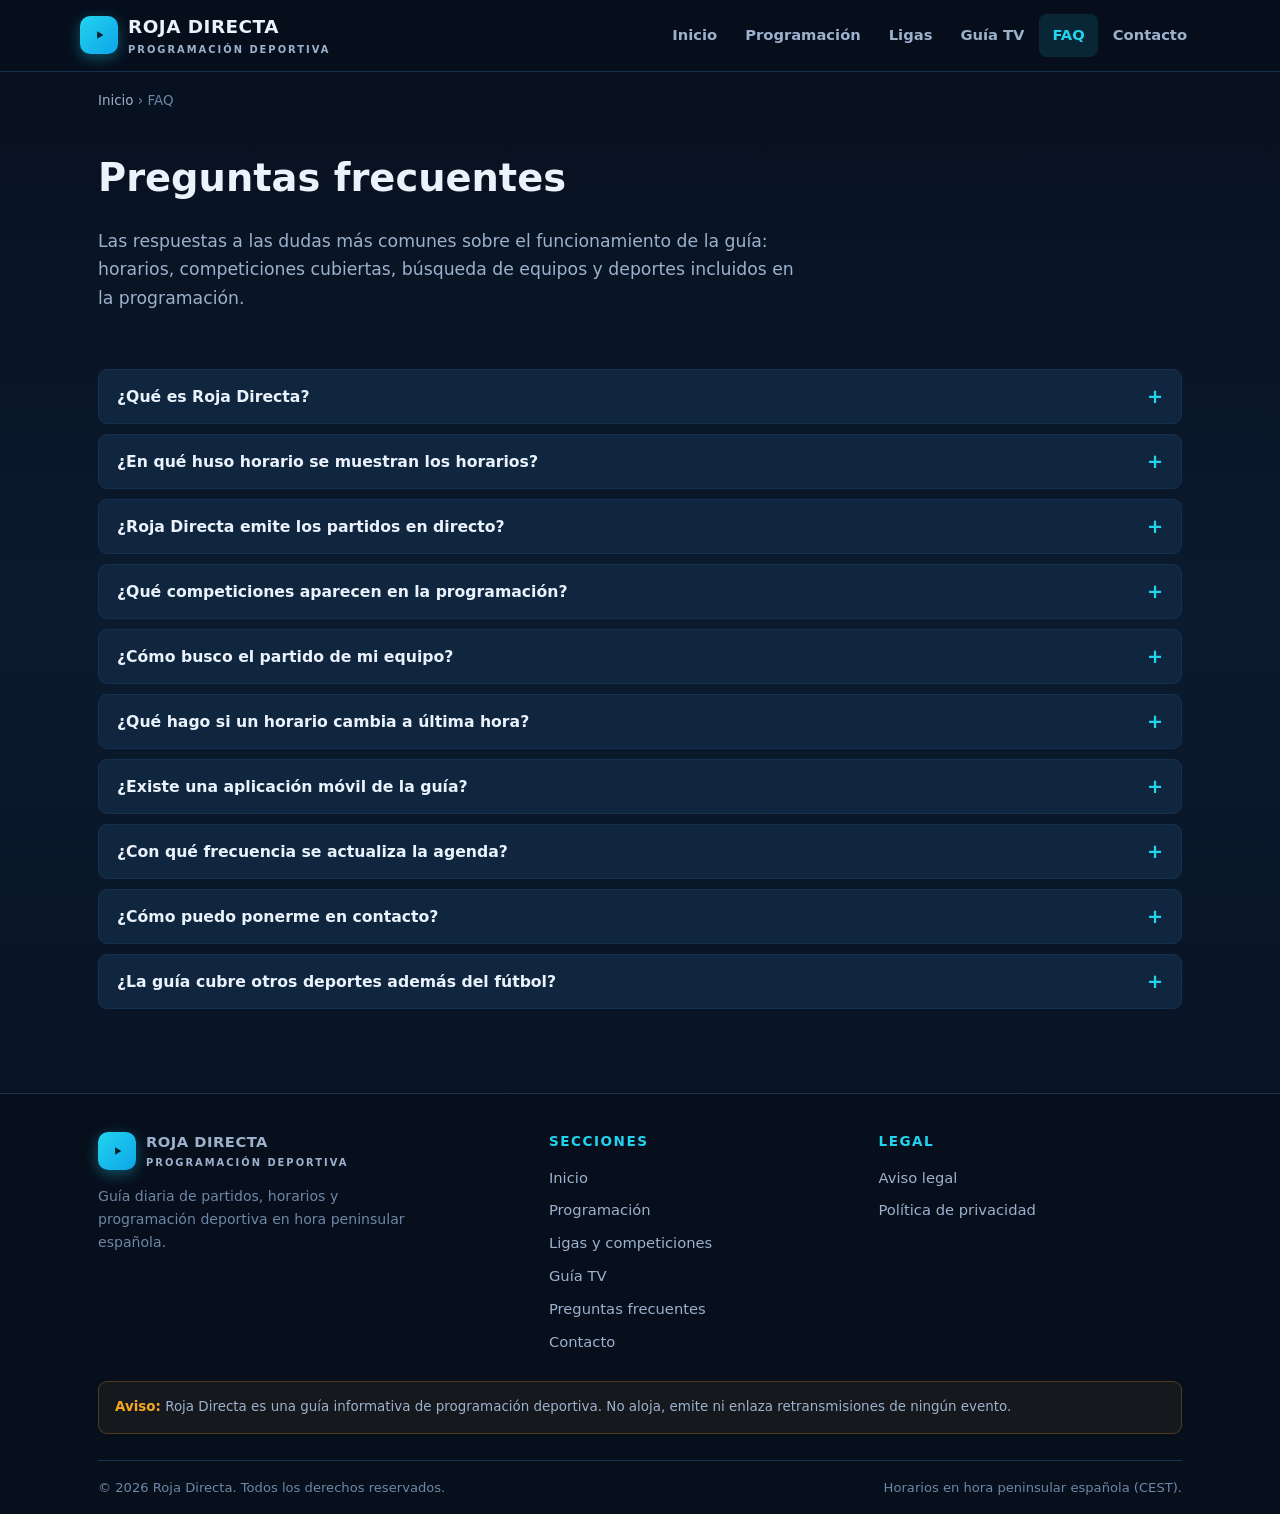
<file: faq.html>
<!DOCTYPE html>
<html lang="es">
<head>
  <meta charset="UTF-8">
  <meta name="viewport" content="width=device-width, initial-scale=1.0">
  <title>Preguntas frecuentes | Roja Directa</title>
  <meta name="description" content="Resolvemos las dudas más comunes sobre Roja Directa: horarios, competiciones cubiertas, cómo buscar tu equipo, cambios de horario y qué deportes incluye la guía.">
  <link rel="canonical" href="https://rojadirecta.vercel.app/faq">
  <meta name="robots" content="index, follow, max-image-preview:large">
  <meta name="theme-color" content="#0b1a2e">
  <meta property="og:type" content="website">
  <meta property="og:locale" content="es_ES">
  <meta property="og:site_name" content="Roja Directa">
  <meta property="og:title" content="Preguntas frecuentes | Roja Directa">
  <meta property="og:description" content="Dudas sobre Roja Directa: horarios en hora española, competiciones, cómo buscar tu equipo y qué deportes cubre la guía.">
  <meta property="og:url" content="https://rojadirecta.vercel.app/faq">
  <meta property="og:image" content="https://rojadirecta.vercel.app/assets/img/og-portada.jpg">
  <meta name="twitter:card" content="summary_large_image">
  <meta name="twitter:title" content="Preguntas frecuentes | Roja Directa">
  <meta name="twitter:description" content="Las respuestas a las dudas más comunes sobre la guía de programación de Roja Directa.">
  <meta name="twitter:image" content="https://rojadirecta.vercel.app/assets/img/og-portada.jpg">
  <link rel="icon" href="data:image/svg+xml,%3Csvg xmlns='http://www.w3.org/2000/svg' viewBox='0 0 64 64'%3E%3Crect width='64' height='64' rx='14' fill='%2322d3ee'/%3E%3Cpath d='M26 20l20 12-20 12z' fill='%2304222b'/%3E%3C/svg%3E">
  <link rel="stylesheet" href="assets/css/style.css">
  <script type="application/ld+json">
  {
    "@context": "https://schema.org",
    "@graph": [
      {
        "@type": "WebSite",
        "@id": "https://rojadirecta.vercel.app/#website",
        "url": "https://rojadirecta.vercel.app/",
        "name": "Roja Directa",
        "inLanguage": "es"
      },
      {
        "@type": "Organization",
        "@id": "https://rojadirecta.vercel.app/#org",
        "name": "Roja Directa",
        "url": "https://rojadirecta.vercel.app/"
      },
      {
        "@type": "WebPage",
        "@id": "https://rojadirecta.vercel.app/faq#webpage",
        "url": "https://rojadirecta.vercel.app/faq",
        "name": "Preguntas frecuentes | Roja Directa",
        "isPartOf": { "@id": "https://rojadirecta.vercel.app/#website" },
        "about": { "@id": "https://rojadirecta.vercel.app/#org" },
        "inLanguage": "es",
        "description": "Resolvemos las dudas más comunes sobre Roja Directa: horarios, competiciones cubiertas, cómo buscar tu equipo, cambios de horario y qué deportes incluye la guía."
      },
      {
        "@type": "BreadcrumbList",
        "itemListElement": [
          { "@type": "ListItem", "position": 1, "name": "Inicio", "item": "https://rojadirecta.vercel.app/" },
          { "@type": "ListItem", "position": 2, "name": "FAQ", "item": "https://rojadirecta.vercel.app/faq" }
        ]
      },
      {
        "@type": "FAQPage",
        "mainEntity": [
          { "@type": "Question", "name": "¿Qué es Roja Directa?", "acceptedAnswer": { "@type": "Answer", "text": "Roja Directa es una guía informativa que reúne cada día los partidos y eventos deportivos programados, con sus horarios en hora peninsular española y organizados por deporte y competición." } },
          { "@type": "Question", "name": "¿En qué huso horario se muestran los horarios?", "acceptedAnswer": { "@type": "Answer", "text": "Todos los horarios se publican en hora peninsular española (CEST, UTC+2). Los eventos que se disputan en otros países ya aparecen convertidos, así que no necesitas calcular diferencias horarias." } },
          { "@type": "Question", "name": "¿Roja Directa emite los partidos en directo?", "acceptedAnswer": { "@type": "Answer", "text": "No. Roja Directa no emite, aloja ni enlaza retransmisiones de ningún tipo. Es una guía de programación: cada ficha enlaza únicamente a la web oficial de la competición correspondiente." } },
          { "@type": "Question", "name": "¿Qué competiciones aparecen en la programación?", "acceptedAnswer": { "@type": "Answer", "text": "Las principales ligas europeas (LaLiga, Premier League, Serie A, Bundesliga, Ligue 1, Eredivisie y Championship), la Saudi Pro League, la Liga MX, la clasificación para el Mundial de la UEFA y, según la agenda del día, NBA, NHL, Fórmula 1, MotoGP, tenis, boxeo y UFC." } },
          { "@type": "Question", "name": "¿Cómo busco el partido de mi equipo?", "acceptedAnswer": { "@type": "Answer", "text": "En la página de programación tienes un buscador: escribe el nombre del equipo y la lista se filtra al instante. También puedes filtrar por deporte o por competición con los desplegables." } },
          { "@type": "Question", "name": "¿Qué hago si un horario cambia a última hora?", "acceptedAnswer": { "@type": "Answer", "text": "Los horarios pueden sufrir cambios por decisión de las competiciones o de las televisiones. Si un partido no empieza a la hora indicada, consulta la web oficial de la competición, enlazada en la ficha del evento, para confirmar la hora definitiva." } },
          { "@type": "Question", "name": "¿Existe una aplicación móvil de la guía?", "acceptedAnswer": { "@type": "Answer", "text": "No hay una aplicación dedicada, pero la web está diseñada para móviles: la programación, los filtros y el buscador funcionan igual de bien en el teléfono que en el ordenador." } },
          { "@type": "Question", "name": "¿Con qué frecuencia se actualiza la agenda?", "acceptedAnswer": { "@type": "Answer", "text": "La agenda se revisa y actualiza a diario para cubrir los eventos de los próximos días. Aun así, te recomendamos verificar siempre la hora con la fuente oficial antes de un partido importante." } },
          { "@type": "Question", "name": "¿Cómo puedo ponerme en contacto?", "acceptedAnswer": { "@type": "Answer", "text": "A través de la página de contacto: rellena el formulario con tu nombre, tu correo y tu mensaje y lo revisaremos lo antes posible." } },
          { "@type": "Question", "name": "¿La guía cubre otros deportes además del fútbol?", "acceptedAnswer": { "@type": "Answer", "text": "Sí. Además del fútbol, la programación incluye baloncesto (NBA), hockey (NHL), Fórmula 1, MotoGP, tenis, boxeo y UFC siempre que haya eventos programados esos días." } }
        ]
      }
    ]
  }
  </script>
</head>
<body>
  <a class="skip" href="#contenido">Saltar al contenido</a>

  <header class="site-header">
    <div class="wrap header-in">
      <a class="brand" href="/" aria-label="Roja Directa - inicio">
        <span class="brand-mark" aria-hidden="true"><svg viewBox="0 0 64 64"><path d="M26 20l20 12-20 12z"/></svg></span>
        <span>ROJA DIRECTA<small>PROGRAMACIÓN DEPORTIVA</small></span>
      </a>
      <button class="nav-toggle" aria-expanded="false" aria-controls="mainnav" aria-label="Abrir menú">☰</button>
      <nav class="main-nav" id="mainnav" aria-label="Navegación principal">
        <a href="/">Inicio</a>
        <a href="/programacion">Programación</a>
        <a href="/ligas">Ligas</a>
        <a href="/guia">Guía TV</a>
        <a href="/faq" class="active" aria-current="page">FAQ</a>
        <a href="/contacto">Contacto</a>
      </nav>
    </div>
  </header>

  <main id="contenido">
    <div class="wrap">
      <nav class="breadcrumbs" aria-label="Migas de pan">
        <a href="/">Inicio</a> <span aria-hidden="true">›</span> <span aria-current="page">FAQ</span>
      </nav>
      <div class="page-head">
        <h1>Preguntas frecuentes</h1>
        <p class="lead">Las respuestas a las dudas más comunes sobre el funcionamiento de la guía: horarios, competiciones cubiertas, búsqueda de equipos y deportes incluidos en la programación.</p>
      </div>

      <section class="block" aria-label="Preguntas y respuestas">
        <div class="faq-item">
          <button class="faq-q" aria-expanded="false">¿Qué es Roja Directa?<span class="ic" aria-hidden="true">+</span></button>
          <div class="faq-a"><div>Roja Directa es una guía informativa que reúne cada día los partidos y eventos deportivos programados, con sus horarios en hora peninsular española y organizados por deporte y competición.</div></div>
        </div>
        <div class="faq-item">
          <button class="faq-q" aria-expanded="false">¿En qué huso horario se muestran los horarios?<span class="ic" aria-hidden="true">+</span></button>
          <div class="faq-a"><div>Todos los horarios se publican en hora peninsular española (CEST, UTC+2). Los eventos que se disputan en otros países ya aparecen convertidos, así que no necesitas calcular diferencias horarias.</div></div>
        </div>
        <div class="faq-item">
          <button class="faq-q" aria-expanded="false">¿Roja Directa emite los partidos en directo?<span class="ic" aria-hidden="true">+</span></button>
          <div class="faq-a"><div>No. Roja Directa no emite, aloja ni enlaza retransmisiones de ningún tipo. Es una guía de programación: cada ficha enlaza únicamente a la web oficial de la competición correspondiente.</div></div>
        </div>
        <div class="faq-item">
          <button class="faq-q" aria-expanded="false">¿Qué competiciones aparecen en la programación?<span class="ic" aria-hidden="true">+</span></button>
          <div class="faq-a"><div>Las principales ligas europeas (LaLiga, Premier League, Serie A, Bundesliga, Ligue 1, Eredivisie y Championship), la Saudi Pro League, la Liga MX, la clasificación para el Mundial de la UEFA y, según la agenda del día, NBA, NHL, Fórmula 1, MotoGP, tenis, boxeo y UFC.</div></div>
        </div>
        <div class="faq-item">
          <button class="faq-q" aria-expanded="false">¿Cómo busco el partido de mi equipo?<span class="ic" aria-hidden="true">+</span></button>
          <div class="faq-a"><div>En la página de programación tienes un buscador: escribe el nombre del equipo y la lista se filtra al instante. También puedes filtrar por deporte o por competición con los desplegables.</div></div>
        </div>
        <div class="faq-item">
          <button class="faq-q" aria-expanded="false">¿Qué hago si un horario cambia a última hora?<span class="ic" aria-hidden="true">+</span></button>
          <div class="faq-a"><div>Los horarios pueden sufrir cambios por decisión de las competiciones o de las televisiones. Si un partido no empieza a la hora indicada, consulta la web oficial de la competición, enlazada en la ficha del evento, para confirmar la hora definitiva.</div></div>
        </div>
        <div class="faq-item">
          <button class="faq-q" aria-expanded="false">¿Existe una aplicación móvil de la guía?<span class="ic" aria-hidden="true">+</span></button>
          <div class="faq-a"><div>No hay una aplicación dedicada, pero la web está diseñada para móviles: la programación, los filtros y el buscador funcionan igual de bien en el teléfono que en el ordenador.</div></div>
        </div>
        <div class="faq-item">
          <button class="faq-q" aria-expanded="false">¿Con qué frecuencia se actualiza la agenda?<span class="ic" aria-hidden="true">+</span></button>
          <div class="faq-a"><div>La agenda se revisa y actualiza a diario para cubrir los eventos de los próximos días. Aun así, te recomendamos verificar siempre la hora con la fuente oficial antes de un partido importante.</div></div>
        </div>
        <div class="faq-item">
          <button class="faq-q" aria-expanded="false">¿Cómo puedo ponerme en contacto?<span class="ic" aria-hidden="true">+</span></button>
          <div class="faq-a"><div>A través de la página de contacto: rellena el formulario con tu nombre, tu correo y tu mensaje y lo revisaremos lo antes posible.</div></div>
        </div>
        <div class="faq-item">
          <button class="faq-q" aria-expanded="false">¿La guía cubre otros deportes además del fútbol?<span class="ic" aria-hidden="true">+</span></button>
          <div class="faq-a"><div>Sí. Además del fútbol, la programación incluye baloncesto (NBA), hockey (NHL), Fórmula 1, MotoGP, tenis, boxeo y UFC siempre que haya eventos programados esos días.</div></div>
        </div>
      </section>
    </div>
  </main>

  <footer class="site-footer">
    <div class="wrap">
      <div class="foot-grid">
        <div class="foot-brand">
          <a class="brand" href="/" aria-label="Roja Directa - inicio">
            <span class="brand-mark" aria-hidden="true"><svg viewBox="0 0 64 64"><path d="M26 20l20 12-20 12z"/></svg></span>
            <span>ROJA DIRECTA<small>PROGRAMACIÓN DEPORTIVA</small></span>
          </a>
          <p>Guía diaria de partidos, horarios y programación deportiva en hora peninsular española.</p>
        </div>
        <div>
          <h4>Secciones</h4>
          <ul>
            <li><a href="/">Inicio</a></li>
            <li><a href="/programacion">Programación</a></li>
            <li><a href="/ligas">Ligas y competiciones</a></li>
            <li><a href="/guia">Guía TV</a></li>
            <li><a href="/faq">Preguntas frecuentes</a></li>
            <li><a href="/contacto">Contacto</a></li>
          </ul>
        </div>
        <div>
          <h4>Legal</h4>
          <ul>
            <li><a href="/aviso-legal">Aviso legal</a></li>
            <li><a href="/privacidad">Política de privacidad</a></li>
          </ul>
        </div>
      </div>
      <div class="disclaimer"><strong>Aviso:</strong> Roja Directa es una guía informativa de programación deportiva. No aloja, emite ni enlaza retransmisiones de ningún evento.</div>
      <div class="foot-bottom">
        <span>© 2026 Roja Directa. Todos los derechos reservados.</span>
        <span>Horarios en hora peninsular española (CEST).</span>
      </div>
    </div>
  </footer>

  <button class="back-top" aria-label="Volver arriba">↑</button>
  <script src="assets/js/main.js"></script>
</body>
</html>
</file>
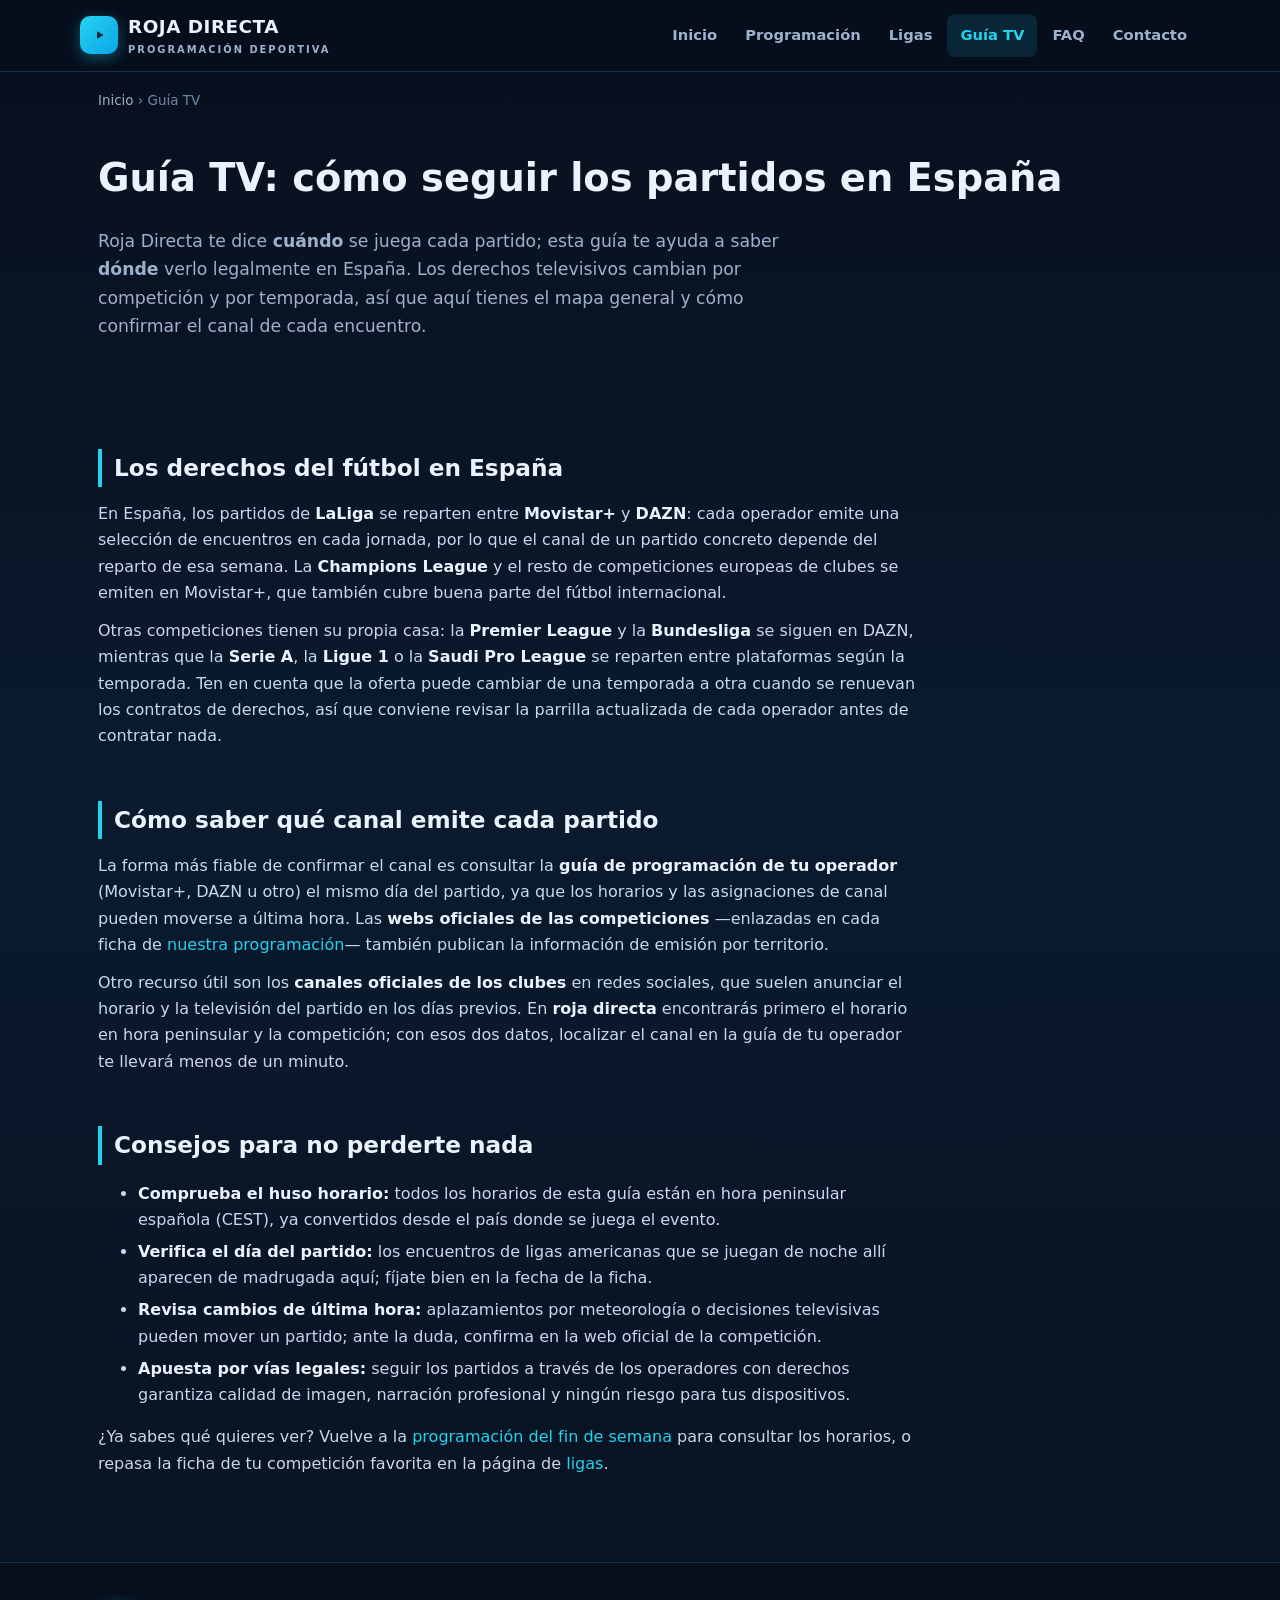
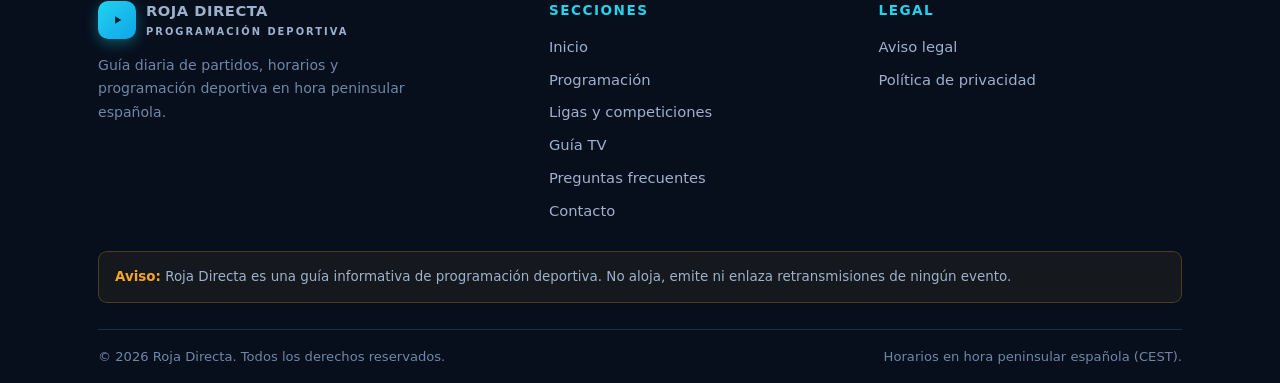
<file: guia.html>
<!DOCTYPE html>
<html lang="es">
<head>
  <meta charset="UTF-8">
  <meta name="viewport" content="width=device-width, initial-scale=1.0">
  <title>Guía TV: cómo seguir los partidos en España | Roja Directa</title>
  <meta name="description" content="Guía de Roja Directa para saber dónde se emite cada partido en España: derechos de LaLiga, Champions y otras competiciones, y consejos para no perderte ningún encuentro.">
  <link rel="canonical" href="https://rojadirecta.vercel.app/guia">
  <meta name="robots" content="index, follow, max-image-preview:large">
  <meta name="theme-color" content="#0b1a2e">
  <meta property="og:type" content="website">
  <meta property="og:locale" content="es_ES">
  <meta property="og:site_name" content="Roja Directa">
  <meta property="og:title" content="Guía TV: cómo seguir los partidos en España | Roja Directa">
  <meta property="og:description" content="Dónde se emite cada partido en España: derechos televisivos de LaLiga, Champions y más competiciones, y consejos para no perderte nada.">
  <meta property="og:url" content="https://rojadirecta.vercel.app/guia">
  <meta property="og:image" content="https://rojadirecta.vercel.app/assets/img/og-portada.jpg">
  <meta name="twitter:card" content="summary_large_image">
  <meta name="twitter:title" content="Guía TV: cómo seguir los partidos en España | Roja Directa">
  <meta name="twitter:description" content="Cómo saber qué canal emite cada partido en España, según la guía de Roja Directa.">
  <meta name="twitter:image" content="https://rojadirecta.vercel.app/assets/img/og-portada.jpg">
  <link rel="icon" href="data:image/svg+xml,%3Csvg xmlns='http://www.w3.org/2000/svg' viewBox='0 0 64 64'%3E%3Crect width='64' height='64' rx='14' fill='%2322d3ee'/%3E%3Cpath d='M26 20l20 12-20 12z' fill='%2304222b'/%3E%3C/svg%3E">
  <link rel="stylesheet" href="assets/css/style.css">
  <script type="application/ld+json">
  {
    "@context": "https://schema.org",
    "@graph": [
      {
        "@type": "WebSite",
        "@id": "https://rojadirecta.vercel.app/#website",
        "url": "https://rojadirecta.vercel.app/",
        "name": "Roja Directa",
        "inLanguage": "es"
      },
      {
        "@type": "Organization",
        "@id": "https://rojadirecta.vercel.app/#org",
        "name": "Roja Directa",
        "url": "https://rojadirecta.vercel.app/"
      },
      {
        "@type": "WebPage",
        "@id": "https://rojadirecta.vercel.app/guia#webpage",
        "url": "https://rojadirecta.vercel.app/guia",
        "name": "Guía TV: cómo seguir los partidos en España | Roja Directa",
        "isPartOf": { "@id": "https://rojadirecta.vercel.app/#website" },
        "about": { "@id": "https://rojadirecta.vercel.app/#org" },
        "inLanguage": "es",
        "description": "Guía de Roja Directa para saber dónde se emite cada partido en España: derechos de LaLiga, Champions y otras competiciones, y consejos para no perderte ningún encuentro."
      },
      {
        "@type": "BreadcrumbList",
        "itemListElement": [
          { "@type": "ListItem", "position": 1, "name": "Inicio", "item": "https://rojadirecta.vercel.app/" },
          { "@type": "ListItem", "position": 2, "name": "Guía TV", "item": "https://rojadirecta.vercel.app/guia" }
        ]
      }
    ]
  }
  </script>
</head>
<body>
  <a class="skip" href="#contenido">Saltar al contenido</a>

  <header class="site-header">
    <div class="wrap header-in">
      <a class="brand" href="/" aria-label="Roja Directa - inicio">
        <span class="brand-mark" aria-hidden="true"><svg viewBox="0 0 64 64"><path d="M26 20l20 12-20 12z"/></svg></span>
        <span>ROJA DIRECTA<small>PROGRAMACIÓN DEPORTIVA</small></span>
      </a>
      <button class="nav-toggle" aria-expanded="false" aria-controls="mainnav" aria-label="Abrir menú">☰</button>
      <nav class="main-nav" id="mainnav" aria-label="Navegación principal">
        <a href="/">Inicio</a>
        <a href="/programacion">Programación</a>
        <a href="/ligas">Ligas</a>
        <a href="/guia" class="active" aria-current="page">Guía TV</a>
        <a href="/faq">FAQ</a>
        <a href="/contacto">Contacto</a>
      </nav>
    </div>
  </header>

  <main id="contenido">
    <div class="wrap">
      <nav class="breadcrumbs" aria-label="Migas de pan">
        <a href="/">Inicio</a> <span aria-hidden="true">›</span> <span aria-current="page">Guía TV</span>
      </nav>
      <div class="page-head">
        <h1>Guía TV: cómo seguir los partidos en España</h1>
        <p class="lead">Roja Directa te dice <strong>cuándo</strong> se juega cada partido; esta guía te ayuda a saber <strong>dónde</strong> verlo legalmente en España. Los derechos televisivos cambian por competición y por temporada, así que aquí tienes el mapa general y cómo confirmar el canal de cada encuentro.</p>
      </div>

      <section class="block prose" aria-label="Guía de televisión">
        <h2>Los derechos del fútbol en España</h2>
        <p>En España, los partidos de <strong>LaLiga</strong> se reparten entre <strong>Movistar+</strong> y <strong>DAZN</strong>: cada operador emite una selección de encuentros en cada jornada, por lo que el canal de un partido concreto depende del reparto de esa semana. La <strong>Champions League</strong> y el resto de competiciones europeas de clubes se emiten en Movistar+, que también cubre buena parte del fútbol internacional.</p>
        <p>Otras competiciones tienen su propia casa: la <strong>Premier League</strong> y la <strong>Bundesliga</strong> se siguen en DAZN, mientras que la <strong>Serie A</strong>, la <strong>Ligue 1</strong> o la <strong>Saudi Pro League</strong> se reparten entre plataformas según la temporada. Ten en cuenta que la oferta puede cambiar de una temporada a otra cuando se renuevan los contratos de derechos, así que conviene revisar la parrilla actualizada de cada operador antes de contratar nada.</p>

        <h2>Cómo saber qué canal emite cada partido</h2>
        <p>La forma más fiable de confirmar el canal es consultar la <strong>guía de programación de tu operador</strong> (Movistar+, DAZN u otro) el mismo día del partido, ya que los horarios y las asignaciones de canal pueden moverse a última hora. Las <strong>webs oficiales de las competiciones</strong> —enlazadas en cada ficha de <a href="/programacion">nuestra programación</a>— también publican la información de emisión por territorio.</p>
        <p>Otro recurso útil son los <strong>canales oficiales de los clubes</strong> en redes sociales, que suelen anunciar el horario y la televisión del partido en los días previos. En <strong>roja directa</strong> encontrarás primero el horario en hora peninsular y la competición; con esos dos datos, localizar el canal en la guía de tu operador te llevará menos de un minuto.</p>

        <h2>Consejos para no perderte nada</h2>
        <ul>
          <li><strong>Comprueba el huso horario:</strong> todos los horarios de esta guía están en hora peninsular española (CEST), ya convertidos desde el país donde se juega el evento.</li>
          <li><strong>Verifica el día del partido:</strong> los encuentros de ligas americanas que se juegan de noche allí aparecen de madrugada aquí; fíjate bien en la fecha de la ficha.</li>
          <li><strong>Revisa cambios de última hora:</strong> aplazamientos por meteorología o decisiones televisivas pueden mover un partido; ante la duda, confirma en la web oficial de la competición.</li>
          <li><strong>Apuesta por vías legales:</strong> seguir los partidos a través de los operadores con derechos garantiza calidad de imagen, narración profesional y ningún riesgo para tus dispositivos.</li>
        </ul>
        <p>¿Ya sabes qué quieres ver? Vuelve a la <a href="/programacion">programación del fin de semana</a> para consultar los horarios, o repasa la ficha de tu competición favorita en la página de <a href="/ligas">ligas</a>.</p>
      </section>
    </div>
  </main>

  <footer class="site-footer">
    <div class="wrap">
      <div class="foot-grid">
        <div class="foot-brand">
          <a class="brand" href="/" aria-label="Roja Directa - inicio">
            <span class="brand-mark" aria-hidden="true"><svg viewBox="0 0 64 64"><path d="M26 20l20 12-20 12z"/></svg></span>
            <span>ROJA DIRECTA<small>PROGRAMACIÓN DEPORTIVA</small></span>
          </a>
          <p>Guía diaria de partidos, horarios y programación deportiva en hora peninsular española.</p>
        </div>
        <div>
          <h4>Secciones</h4>
          <ul>
            <li><a href="/">Inicio</a></li>
            <li><a href="/programacion">Programación</a></li>
            <li><a href="/ligas">Ligas y competiciones</a></li>
            <li><a href="/guia">Guía TV</a></li>
            <li><a href="/faq">Preguntas frecuentes</a></li>
            <li><a href="/contacto">Contacto</a></li>
          </ul>
        </div>
        <div>
          <h4>Legal</h4>
          <ul>
            <li><a href="/aviso-legal">Aviso legal</a></li>
            <li><a href="/privacidad">Política de privacidad</a></li>
          </ul>
        </div>
      </div>
      <div class="disclaimer"><strong>Aviso:</strong> Roja Directa es una guía informativa de programación deportiva. No aloja, emite ni enlaza retransmisiones de ningún evento.</div>
      <div class="foot-bottom">
        <span>© 2026 Roja Directa. Todos los derechos reservados.</span>
        <span>Horarios en hora peninsular española (CEST).</span>
      </div>
    </div>
  </footer>

  <button class="back-top" aria-label="Volver arriba">↑</button>
  <script src="assets/js/main.js"></script>
</body>
</html>
</file>
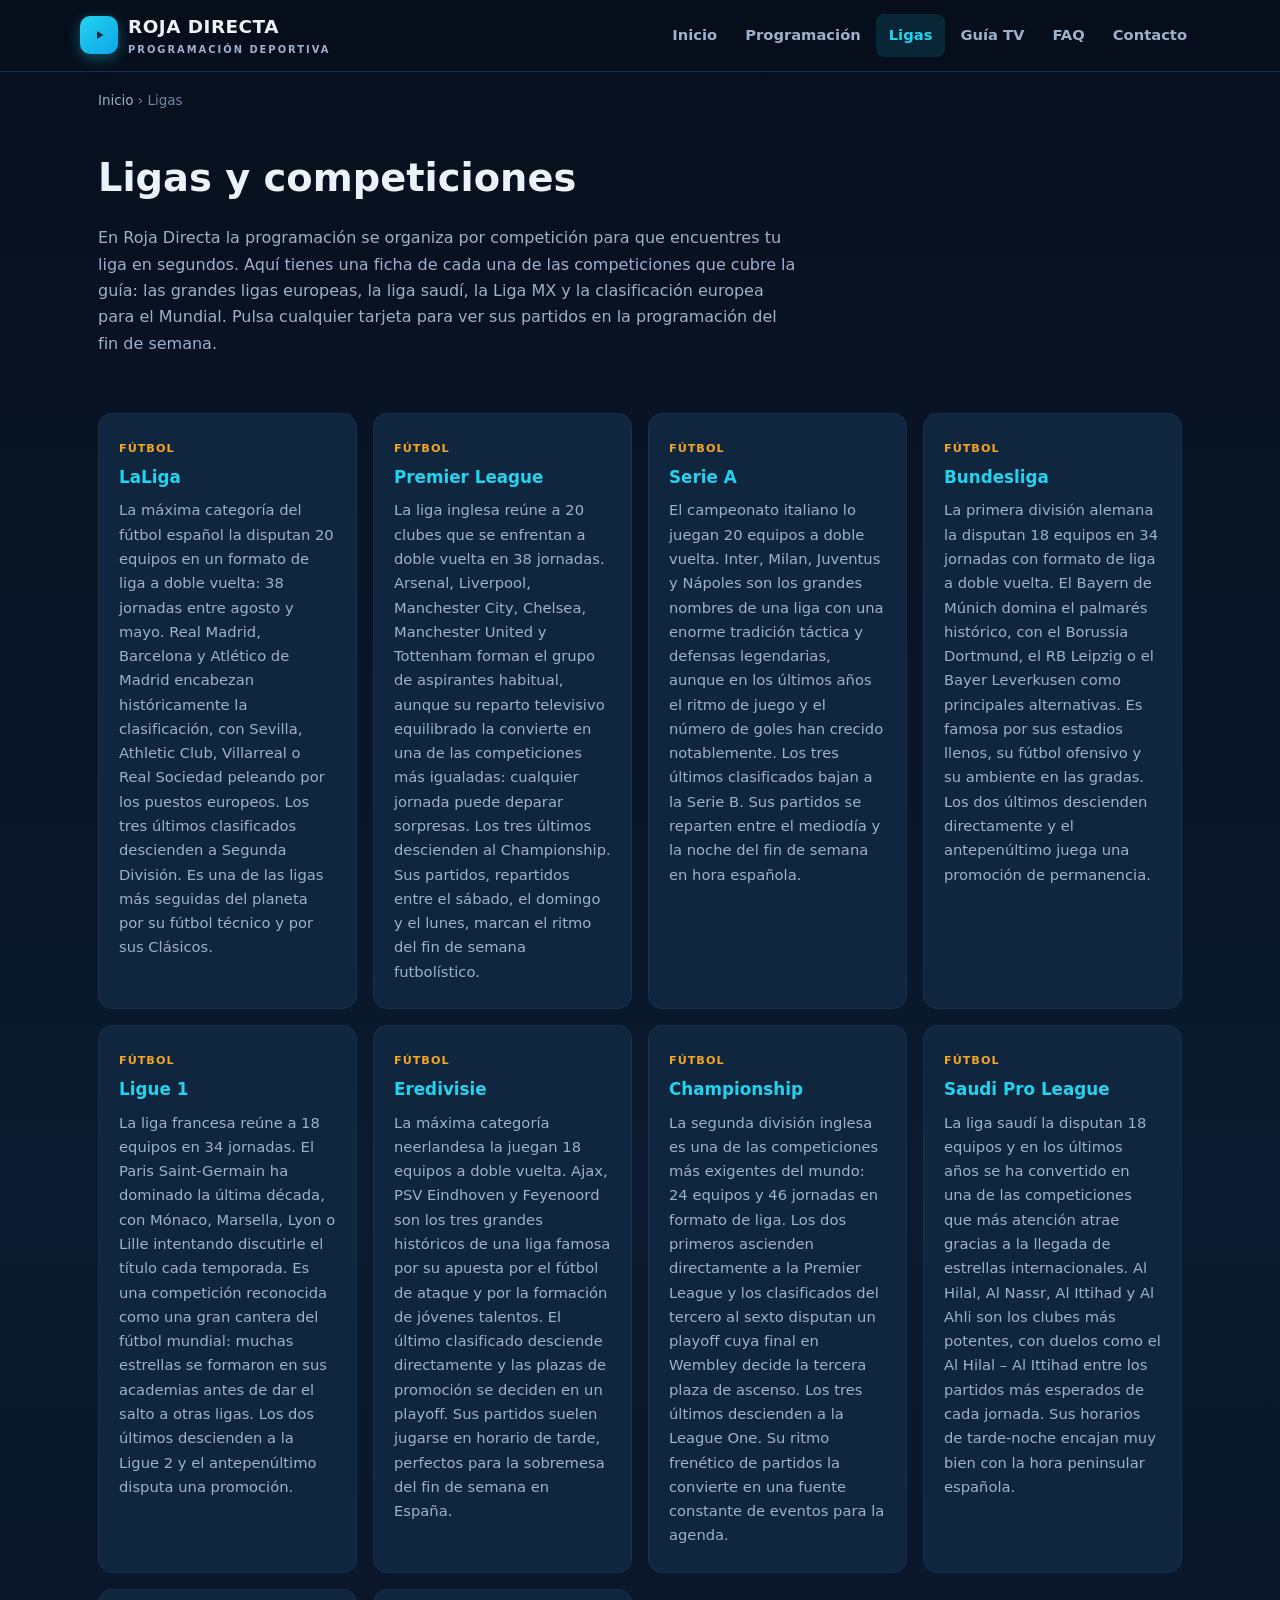
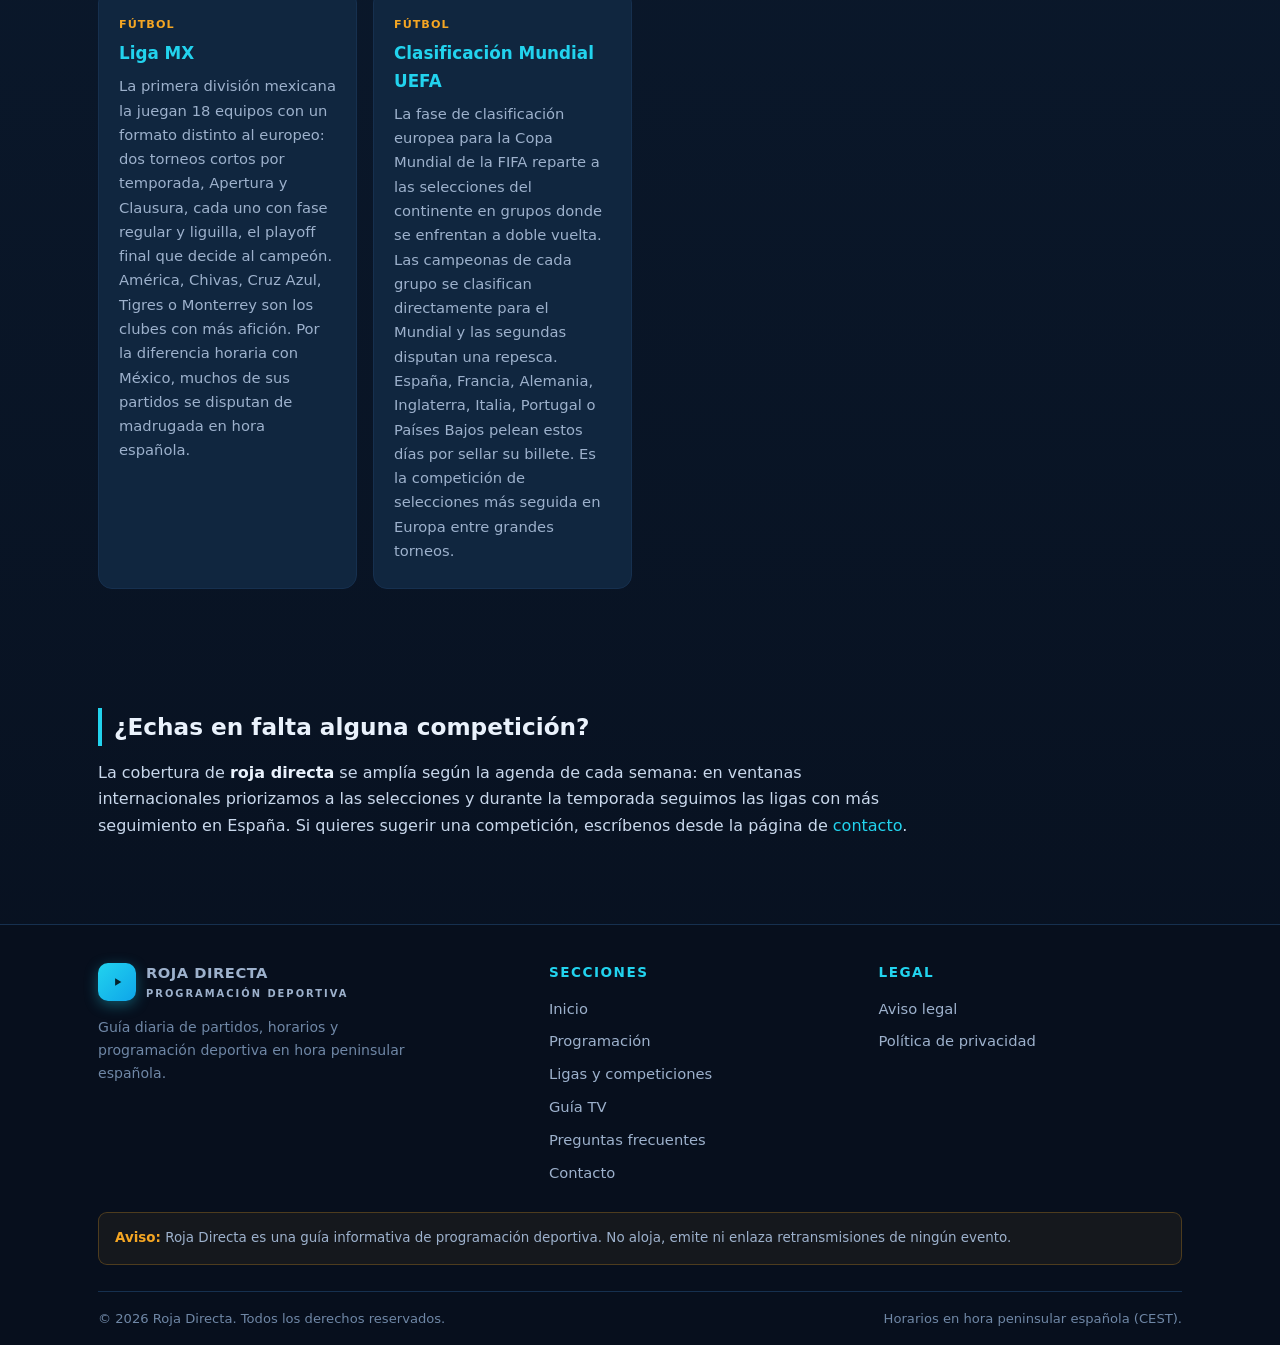
<file: ligas.html>
<!DOCTYPE html>
<html lang="es">
<head>
  <meta charset="UTF-8">
  <meta name="viewport" content="width=device-width, initial-scale=1.0">
  <title>Ligas y competiciones | Roja Directa</title>
  <meta name="description" content="Ficha de cada competición que cubre Roja Directa: LaLiga, Premier League, Serie A, Bundesliga, Ligue 1, Eredivisie, Championship, Saudi Pro League, Liga MX y la clasificación para el Mundial.">
  <link rel="canonical" href="https://rojadirecta.vercel.app/ligas">
  <meta name="robots" content="index, follow, max-image-preview:large">
  <meta name="theme-color" content="#0b1a2e">
  <meta property="og:type" content="website">
  <meta property="og:locale" content="es_ES">
  <meta property="og:site_name" content="Roja Directa">
  <meta property="og:title" content="Ligas y competiciones | Roja Directa">
  <meta property="og:description" content="Las competiciones de la guía: LaLiga, Premier League, Serie A, Bundesliga, Ligue 1, Eredivisie, Championship, Saudi Pro League, Liga MX y la clasificación para el Mundial.">
  <meta property="og:url" content="https://rojadirecta.vercel.app/ligas">
  <meta property="og:image" content="https://rojadirecta.vercel.app/assets/img/og-portada.jpg">
  <meta name="twitter:card" content="summary_large_image">
  <meta name="twitter:title" content="Ligas y competiciones | Roja Directa">
  <meta name="twitter:description" content="Ficha de cada competición cubierta por la guía de programación de Roja Directa.">
  <meta name="twitter:image" content="https://rojadirecta.vercel.app/assets/img/og-portada.jpg">
  <link rel="icon" href="data:image/svg+xml,%3Csvg xmlns='http://www.w3.org/2000/svg' viewBox='0 0 64 64'%3E%3Crect width='64' height='64' rx='14' fill='%2322d3ee'/%3E%3Cpath d='M26 20l20 12-20 12z' fill='%2304222b'/%3E%3C/svg%3E">
  <link rel="stylesheet" href="assets/css/style.css">
  <script type="application/ld+json">
  {
    "@context": "https://schema.org",
    "@graph": [
      {
        "@type": "WebSite",
        "@id": "https://rojadirecta.vercel.app/#website",
        "url": "https://rojadirecta.vercel.app/",
        "name": "Roja Directa",
        "inLanguage": "es"
      },
      {
        "@type": "Organization",
        "@id": "https://rojadirecta.vercel.app/#org",
        "name": "Roja Directa",
        "url": "https://rojadirecta.vercel.app/"
      },
      {
        "@type": "WebPage",
        "@id": "https://rojadirecta.vercel.app/ligas#webpage",
        "url": "https://rojadirecta.vercel.app/ligas",
        "name": "Ligas y competiciones | Roja Directa",
        "isPartOf": { "@id": "https://rojadirecta.vercel.app/#website" },
        "about": { "@id": "https://rojadirecta.vercel.app/#org" },
        "inLanguage": "es",
        "description": "Ficha de cada competición que cubre Roja Directa: LaLiga, Premier League, Serie A, Bundesliga, Ligue 1, Eredivisie, Championship, Saudi Pro League, Liga MX y la clasificación para el Mundial."
      },
      {
        "@type": "BreadcrumbList",
        "itemListElement": [
          { "@type": "ListItem", "position": 1, "name": "Inicio", "item": "https://rojadirecta.vercel.app/" },
          { "@type": "ListItem", "position": 2, "name": "Ligas", "item": "https://rojadirecta.vercel.app/ligas" }
        ]
      }
    ]
  }
  </script>
</head>
<body>
  <a class="skip" href="#contenido">Saltar al contenido</a>

  <header class="site-header">
    <div class="wrap header-in">
      <a class="brand" href="/" aria-label="Roja Directa - inicio">
        <span class="brand-mark" aria-hidden="true"><svg viewBox="0 0 64 64"><path d="M26 20l20 12-20 12z"/></svg></span>
        <span>ROJA DIRECTA<small>PROGRAMACIÓN DEPORTIVA</small></span>
      </a>
      <button class="nav-toggle" aria-expanded="false" aria-controls="mainnav" aria-label="Abrir menú">☰</button>
      <nav class="main-nav" id="mainnav" aria-label="Navegación principal">
        <a href="/">Inicio</a>
        <a href="/programacion">Programación</a>
        <a href="/ligas" class="active" aria-current="page">Ligas</a>
        <a href="/guia">Guía TV</a>
        <a href="/faq">FAQ</a>
        <a href="/contacto">Contacto</a>
      </nav>
    </div>
  </header>

  <main id="contenido">
    <div class="wrap">
      <nav class="breadcrumbs" aria-label="Migas de pan">
        <a href="/">Inicio</a> <span aria-hidden="true">›</span> <span aria-current="page">Ligas</span>
      </nav>
      <div class="page-head">
        <h1>Ligas y competiciones</h1>
        <p>En Roja Directa la programación se organiza por competición para que encuentres tu liga en segundos. Aquí tienes una ficha de cada una de las competiciones que cubre la guía: las grandes ligas europeas, la liga saudí, la Liga MX y la clasificación europea para el Mundial. Pulsa cualquier tarjeta para ver sus partidos en la programación del fin de semana.</p>
      </div>

      <section class="block" aria-label="Listado de competiciones">
        <div class="grid">
          <a class="card" href="/programacion">
            <span class="tag">Fútbol</span>
            <h3>LaLiga</h3>
            <p>La máxima categoría del fútbol español la disputan 20 equipos en un formato de liga a doble vuelta: 38 jornadas entre agosto y mayo. Real Madrid, Barcelona y Atlético de Madrid encabezan históricamente la clasificación, con Sevilla, Athletic Club, Villarreal o Real Sociedad peleando por los puestos europeos. Los tres últimos clasificados descienden a Segunda División. Es una de las ligas más seguidas del planeta por su fútbol técnico y por sus Clásicos.</p>
          </a>
          <a class="card" href="/programacion">
            <span class="tag">Fútbol</span>
            <h3>Premier League</h3>
            <p>La liga inglesa reúne a 20 clubes que se enfrentan a doble vuelta en 38 jornadas. Arsenal, Liverpool, Manchester City, Chelsea, Manchester United y Tottenham forman el grupo de aspirantes habitual, aunque su reparto televisivo equilibrado la convierte en una de las competiciones más igualadas: cualquier jornada puede deparar sorpresas. Los tres últimos descienden al Championship. Sus partidos, repartidos entre el sábado, el domingo y el lunes, marcan el ritmo del fin de semana futbolístico.</p>
          </a>
          <a class="card" href="/programacion">
            <span class="tag">Fútbol</span>
            <h3>Serie A</h3>
            <p>El campeonato italiano lo juegan 20 equipos a doble vuelta. Inter, Milan, Juventus y Nápoles son los grandes nombres de una liga con una enorme tradición táctica y defensas legendarias, aunque en los últimos años el ritmo de juego y el número de goles han crecido notablemente. Los tres últimos clasificados bajan a la Serie B. Sus partidos se reparten entre el mediodía y la noche del fin de semana en hora española.</p>
          </a>
          <a class="card" href="/programacion">
            <span class="tag">Fútbol</span>
            <h3>Bundesliga</h3>
            <p>La primera división alemana la disputan 18 equipos en 34 jornadas con formato de liga a doble vuelta. El Bayern de Múnich domina el palmarés histórico, con el Borussia Dortmund, el RB Leipzig o el Bayer Leverkusen como principales alternativas. Es famosa por sus estadios llenos, su fútbol ofensivo y su ambiente en las gradas. Los dos últimos descienden directamente y el antepenúltimo juega una promoción de permanencia.</p>
          </a>
          <a class="card" href="/programacion">
            <span class="tag">Fútbol</span>
            <h3>Ligue 1</h3>
            <p>La liga francesa reúne a 18 equipos en 34 jornadas. El Paris Saint-Germain ha dominado la última década, con Mónaco, Marsella, Lyon o Lille intentando discutirle el título cada temporada. Es una competición reconocida como una gran cantera del fútbol mundial: muchas estrellas se formaron en sus academias antes de dar el salto a otras ligas. Los dos últimos descienden a la Ligue 2 y el antepenúltimo disputa una promoción.</p>
          </a>
          <a class="card" href="/programacion">
            <span class="tag">Fútbol</span>
            <h3>Eredivisie</h3>
            <p>La máxima categoría neerlandesa la juegan 18 equipos a doble vuelta. Ajax, PSV Eindhoven y Feyenoord son los tres grandes históricos de una liga famosa por su apuesta por el fútbol de ataque y por la formación de jóvenes talentos. El último clasificado desciende directamente y las plazas de promoción se deciden en un playoff. Sus partidos suelen jugarse en horario de tarde, perfectos para la sobremesa del fin de semana en España.</p>
          </a>
          <a class="card" href="/programacion">
            <span class="tag">Fútbol</span>
            <h3>Championship</h3>
            <p>La segunda división inglesa es una de las competiciones más exigentes del mundo: 24 equipos y 46 jornadas en formato de liga. Los dos primeros ascienden directamente a la Premier League y los clasificados del tercero al sexto disputan un playoff cuya final en Wembley decide la tercera plaza de ascenso. Los tres últimos descienden a la League One. Su ritmo frenético de partidos la convierte en una fuente constante de eventos para la agenda.</p>
          </a>
          <a class="card" href="/programacion">
            <span class="tag">Fútbol</span>
            <h3>Saudi Pro League</h3>
            <p>La liga saudí la disputan 18 equipos y en los últimos años se ha convertido en una de las competiciones que más atención atrae gracias a la llegada de estrellas internacionales. Al Hilal, Al Nassr, Al Ittihad y Al Ahli son los clubes más potentes, con duelos como el Al Hilal – Al Ittihad entre los partidos más esperados de cada jornada. Sus horarios de tarde-noche encajan muy bien con la hora peninsular española.</p>
          </a>
          <a class="card" href="/programacion">
            <span class="tag">Fútbol</span>
            <h3>Liga MX</h3>
            <p>La primera división mexicana la juegan 18 equipos con un formato distinto al europeo: dos torneos cortos por temporada, Apertura y Clausura, cada uno con fase regular y liguilla, el playoff final que decide al campeón. América, Chivas, Cruz Azul, Tigres o Monterrey son los clubes con más afición. Por la diferencia horaria con México, muchos de sus partidos se disputan de madrugada en hora española.</p>
          </a>
          <a class="card" href="/programacion">
            <span class="tag">Fútbol</span>
            <h3>Clasificación Mundial UEFA</h3>
            <p>La fase de clasificación europea para la Copa Mundial de la FIFA reparte a las selecciones del continente en grupos donde se enfrentan a doble vuelta. Las campeonas de cada grupo se clasifican directamente para el Mundial y las segundas disputan una repesca. España, Francia, Alemania, Inglaterra, Italia, Portugal o Países Bajos pelean estos días por sellar su billete. Es la competición de selecciones más seguida en Europa entre grandes torneos.</p>
          </a>
        </div>
      </section>

      <section class="block prose" aria-label="Nota sobre la cobertura">
        <h2>¿Echas en falta alguna competición?</h2>
        <p>La cobertura de <strong>roja directa</strong> se amplía según la agenda de cada semana: en ventanas internacionales priorizamos a las selecciones y durante la temporada seguimos las ligas con más seguimiento en España. Si quieres sugerir una competición, escríbenos desde la página de <a href="/contacto">contacto</a>.</p>
      </section>
    </div>
  </main>

  <footer class="site-footer">
    <div class="wrap">
      <div class="foot-grid">
        <div class="foot-brand">
          <a class="brand" href="/" aria-label="Roja Directa - inicio">
            <span class="brand-mark" aria-hidden="true"><svg viewBox="0 0 64 64"><path d="M26 20l20 12-20 12z"/></svg></span>
            <span>ROJA DIRECTA<small>PROGRAMACIÓN DEPORTIVA</small></span>
          </a>
          <p>Guía diaria de partidos, horarios y programación deportiva en hora peninsular española.</p>
        </div>
        <div>
          <h4>Secciones</h4>
          <ul>
            <li><a href="/">Inicio</a></li>
            <li><a href="/programacion">Programación</a></li>
            <li><a href="/ligas">Ligas y competiciones</a></li>
            <li><a href="/guia">Guía TV</a></li>
            <li><a href="/faq">Preguntas frecuentes</a></li>
            <li><a href="/contacto">Contacto</a></li>
          </ul>
        </div>
        <div>
          <h4>Legal</h4>
          <ul>
            <li><a href="/aviso-legal">Aviso legal</a></li>
            <li><a href="/privacidad">Política de privacidad</a></li>
          </ul>
        </div>
      </div>
      <div class="disclaimer"><strong>Aviso:</strong> Roja Directa es una guía informativa de programación deportiva. No aloja, emite ni enlaza retransmisiones de ningún evento.</div>
      <div class="foot-bottom">
        <span>© 2026 Roja Directa. Todos los derechos reservados.</span>
        <span>Horarios en hora peninsular española (CEST).</span>
      </div>
    </div>
  </footer>

  <button class="back-top" aria-label="Volver arriba">↑</button>
  <script src="assets/js/main.js"></script>
</body>
</html>
</file>
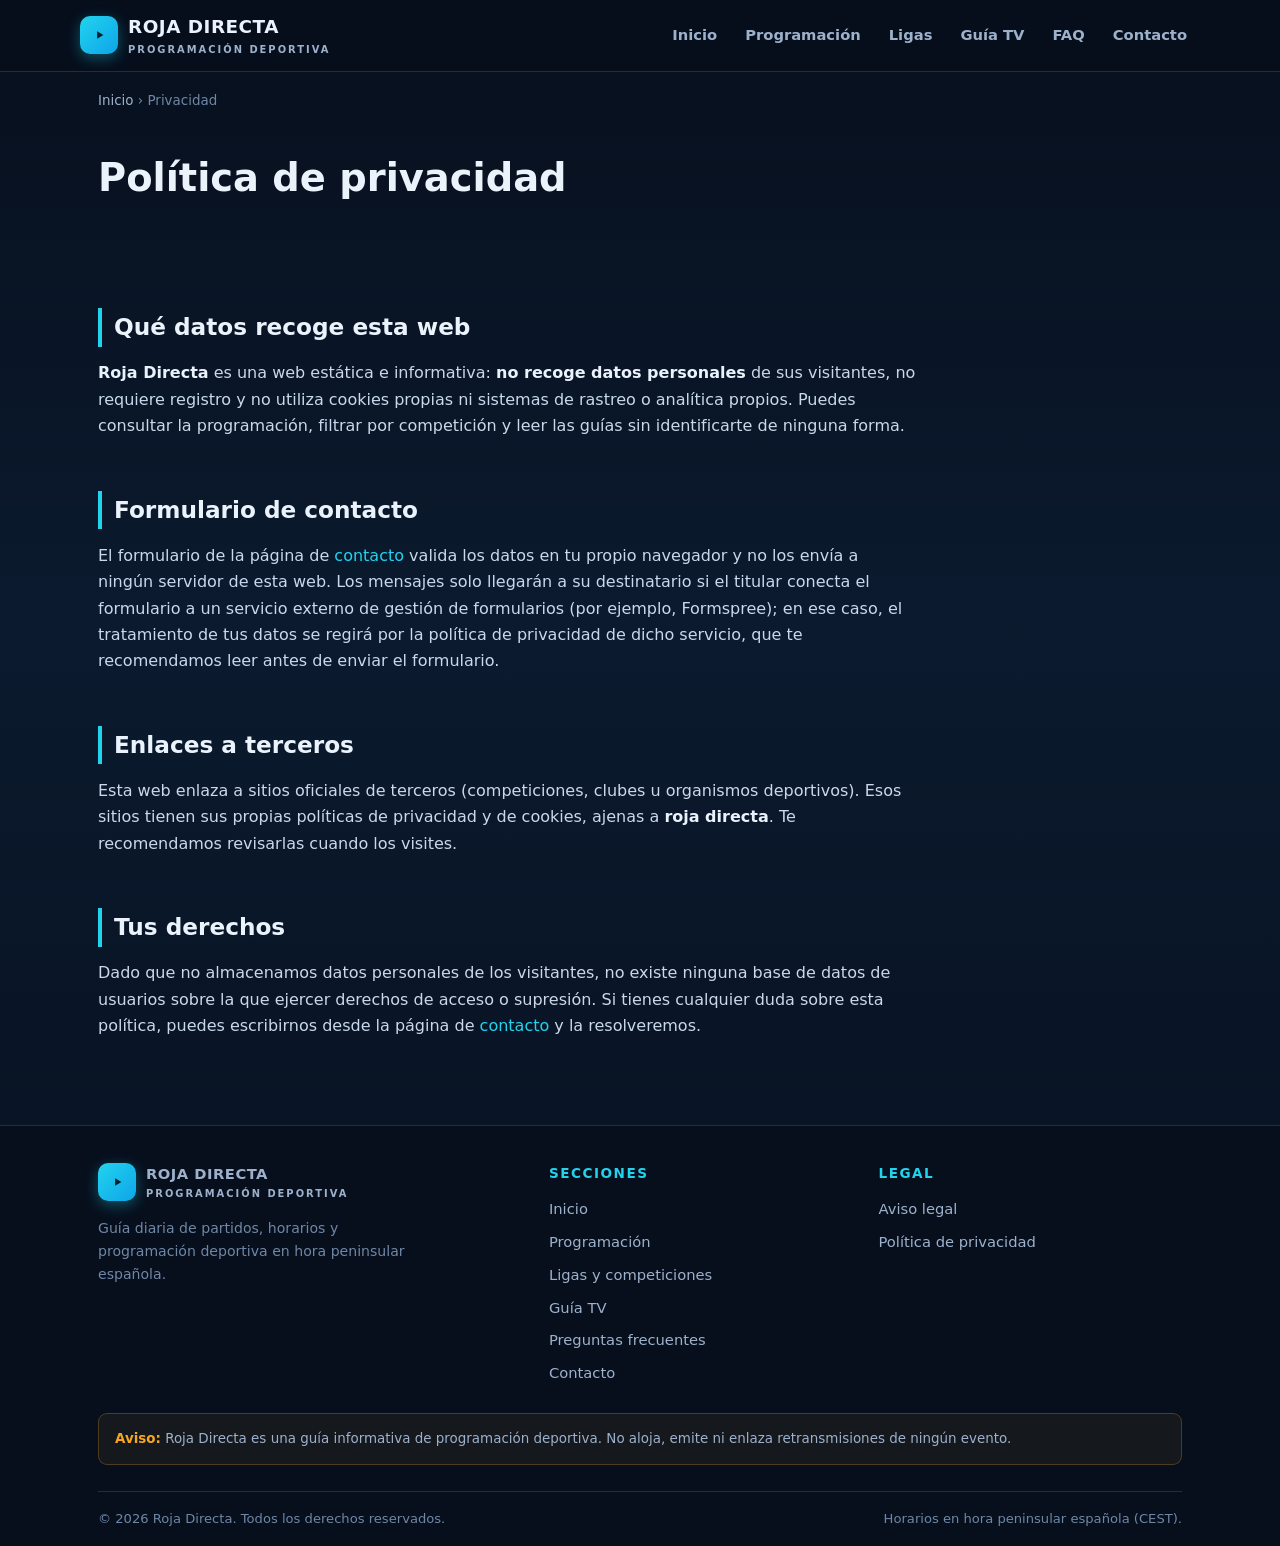
<file: privacidad.html>
<!DOCTYPE html>
<html lang="es">
<head>
  <meta charset="UTF-8">
  <meta name="viewport" content="width=device-width, initial-scale=1.0">
  <title>Política de privacidad | Roja Directa</title>
  <meta name="description" content="Política de privacidad de Roja Directa: esta web estática no recoge datos personales ni utiliza cookies o rastreadores propios.">
  <link rel="canonical" href="https://rojadirecta.vercel.app/privacidad">
  <meta name="robots" content="index, follow, max-image-preview:large">
  <meta name="theme-color" content="#0b1a2e">
  <meta property="og:type" content="website">
  <meta property="og:locale" content="es_ES">
  <meta property="og:site_name" content="Roja Directa">
  <meta property="og:title" content="Política de privacidad | Roja Directa">
  <meta property="og:description" content="Cómo trata Roja Directa tu privacidad: sin recogida de datos personales ni rastreadores propios.">
  <meta property="og:url" content="https://rojadirecta.vercel.app/privacidad">
  <meta property="og:image" content="https://rojadirecta.vercel.app/assets/img/og-portada.jpg">
  <meta name="twitter:card" content="summary_large_image">
  <meta name="twitter:title" content="Política de privacidad | Roja Directa">
  <meta name="twitter:description" content="Política de privacidad de la guía de programación deportiva Roja Directa.">
  <meta name="twitter:image" content="https://rojadirecta.vercel.app/assets/img/og-portada.jpg">
  <link rel="icon" href="data:image/svg+xml,%3Csvg xmlns='http://www.w3.org/2000/svg' viewBox='0 0 64 64'%3E%3Crect width='64' height='64' rx='14' fill='%2322d3ee'/%3E%3Cpath d='M26 20l20 12-20 12z' fill='%2304222b'/%3E%3C/svg%3E">
  <link rel="stylesheet" href="assets/css/style.css">
  <script type="application/ld+json">
  {
    "@context": "https://schema.org",
    "@graph": [
      {
        "@type": "WebSite",
        "@id": "https://rojadirecta.vercel.app/#website",
        "url": "https://rojadirecta.vercel.app/",
        "name": "Roja Directa",
        "inLanguage": "es"
      },
      {
        "@type": "Organization",
        "@id": "https://rojadirecta.vercel.app/#org",
        "name": "Roja Directa",
        "url": "https://rojadirecta.vercel.app/"
      },
      {
        "@type": "WebPage",
        "@id": "https://rojadirecta.vercel.app/privacidad#webpage",
        "url": "https://rojadirecta.vercel.app/privacidad",
        "name": "Política de privacidad | Roja Directa",
        "isPartOf": { "@id": "https://rojadirecta.vercel.app/#website" },
        "about": { "@id": "https://rojadirecta.vercel.app/#org" },
        "inLanguage": "es",
        "description": "Política de privacidad de Roja Directa: esta web estática no recoge datos personales ni utiliza cookies o rastreadores propios."
      },
      {
        "@type": "BreadcrumbList",
        "itemListElement": [
          { "@type": "ListItem", "position": 1, "name": "Inicio", "item": "https://rojadirecta.vercel.app/" },
          { "@type": "ListItem", "position": 2, "name": "Privacidad", "item": "https://rojadirecta.vercel.app/privacidad" }
        ]
      }
    ]
  }
  </script>
</head>
<body>
  <a class="skip" href="#contenido">Saltar al contenido</a>

  <header class="site-header">
    <div class="wrap header-in">
      <a class="brand" href="/" aria-label="Roja Directa - inicio">
        <span class="brand-mark" aria-hidden="true"><svg viewBox="0 0 64 64"><path d="M26 20l20 12-20 12z"/></svg></span>
        <span>ROJA DIRECTA<small>PROGRAMACIÓN DEPORTIVA</small></span>
      </a>
      <button class="nav-toggle" aria-expanded="false" aria-controls="mainnav" aria-label="Abrir menú">☰</button>
      <nav class="main-nav" id="mainnav" aria-label="Navegación principal">
        <a href="/">Inicio</a>
        <a href="/programacion">Programación</a>
        <a href="/ligas">Ligas</a>
        <a href="/guia">Guía TV</a>
        <a href="/faq">FAQ</a>
        <a href="/contacto">Contacto</a>
      </nav>
    </div>
  </header>

  <main id="contenido">
    <div class="wrap">
      <nav class="breadcrumbs" aria-label="Migas de pan">
        <a href="/">Inicio</a> <span aria-hidden="true">›</span> <span aria-current="page">Privacidad</span>
      </nav>
      <div class="page-head">
        <h1>Política de privacidad</h1>
      </div>

      <section class="block prose" aria-label="Política de privacidad">
        <h2>Qué datos recoge esta web</h2>
        <p><strong>Roja Directa</strong> es una web estática e informativa: <strong>no recoge datos personales</strong> de sus visitantes, no requiere registro y no utiliza cookies propias ni sistemas de rastreo o analítica propios. Puedes consultar la programación, filtrar por competición y leer las guías sin identificarte de ninguna forma.</p>

        <h2>Formulario de contacto</h2>
        <p>El formulario de la página de <a href="/contacto">contacto</a> valida los datos en tu propio navegador y no los envía a ningún servidor de esta web. Los mensajes solo llegarán a su destinatario si el titular conecta el formulario a un servicio externo de gestión de formularios (por ejemplo, Formspree); en ese caso, el tratamiento de tus datos se regirá por la política de privacidad de dicho servicio, que te recomendamos leer antes de enviar el formulario.</p>

        <h2>Enlaces a terceros</h2>
        <p>Esta web enlaza a sitios oficiales de terceros (competiciones, clubes u organismos deportivos). Esos sitios tienen sus propias políticas de privacidad y de cookies, ajenas a <strong>roja directa</strong>. Te recomendamos revisarlas cuando los visites.</p>

        <h2>Tus derechos</h2>
        <p>Dado que no almacenamos datos personales de los visitantes, no existe ninguna base de datos de usuarios sobre la que ejercer derechos de acceso o supresión. Si tienes cualquier duda sobre esta política, puedes escribirnos desde la página de <a href="/contacto">contacto</a> y la resolveremos.</p>
      </section>
    </div>
  </main>

  <footer class="site-footer">
    <div class="wrap">
      <div class="foot-grid">
        <div class="foot-brand">
          <a class="brand" href="/" aria-label="Roja Directa - inicio">
            <span class="brand-mark" aria-hidden="true"><svg viewBox="0 0 64 64"><path d="M26 20l20 12-20 12z"/></svg></span>
            <span>ROJA DIRECTA<small>PROGRAMACIÓN DEPORTIVA</small></span>
          </a>
          <p>Guía diaria de partidos, horarios y programación deportiva en hora peninsular española.</p>
        </div>
        <div>
          <h4>Secciones</h4>
          <ul>
            <li><a href="/">Inicio</a></li>
            <li><a href="/programacion">Programación</a></li>
            <li><a href="/ligas">Ligas y competiciones</a></li>
            <li><a href="/guia">Guía TV</a></li>
            <li><a href="/faq">Preguntas frecuentes</a></li>
            <li><a href="/contacto">Contacto</a></li>
          </ul>
        </div>
        <div>
          <h4>Legal</h4>
          <ul>
            <li><a href="/aviso-legal">Aviso legal</a></li>
            <li><a href="/privacidad">Política de privacidad</a></li>
          </ul>
        </div>
      </div>
      <div class="disclaimer"><strong>Aviso:</strong> Roja Directa es una guía informativa de programación deportiva. No aloja, emite ni enlaza retransmisiones de ningún evento.</div>
      <div class="foot-bottom">
        <span>© 2026 Roja Directa. Todos los derechos reservados.</span>
        <span>Horarios en hora peninsular española (CEST).</span>
      </div>
    </div>
  </footer>

  <button class="back-top" aria-label="Volver arriba">↑</button>
  <script src="assets/js/main.js"></script>
</body>
</html>
</file>
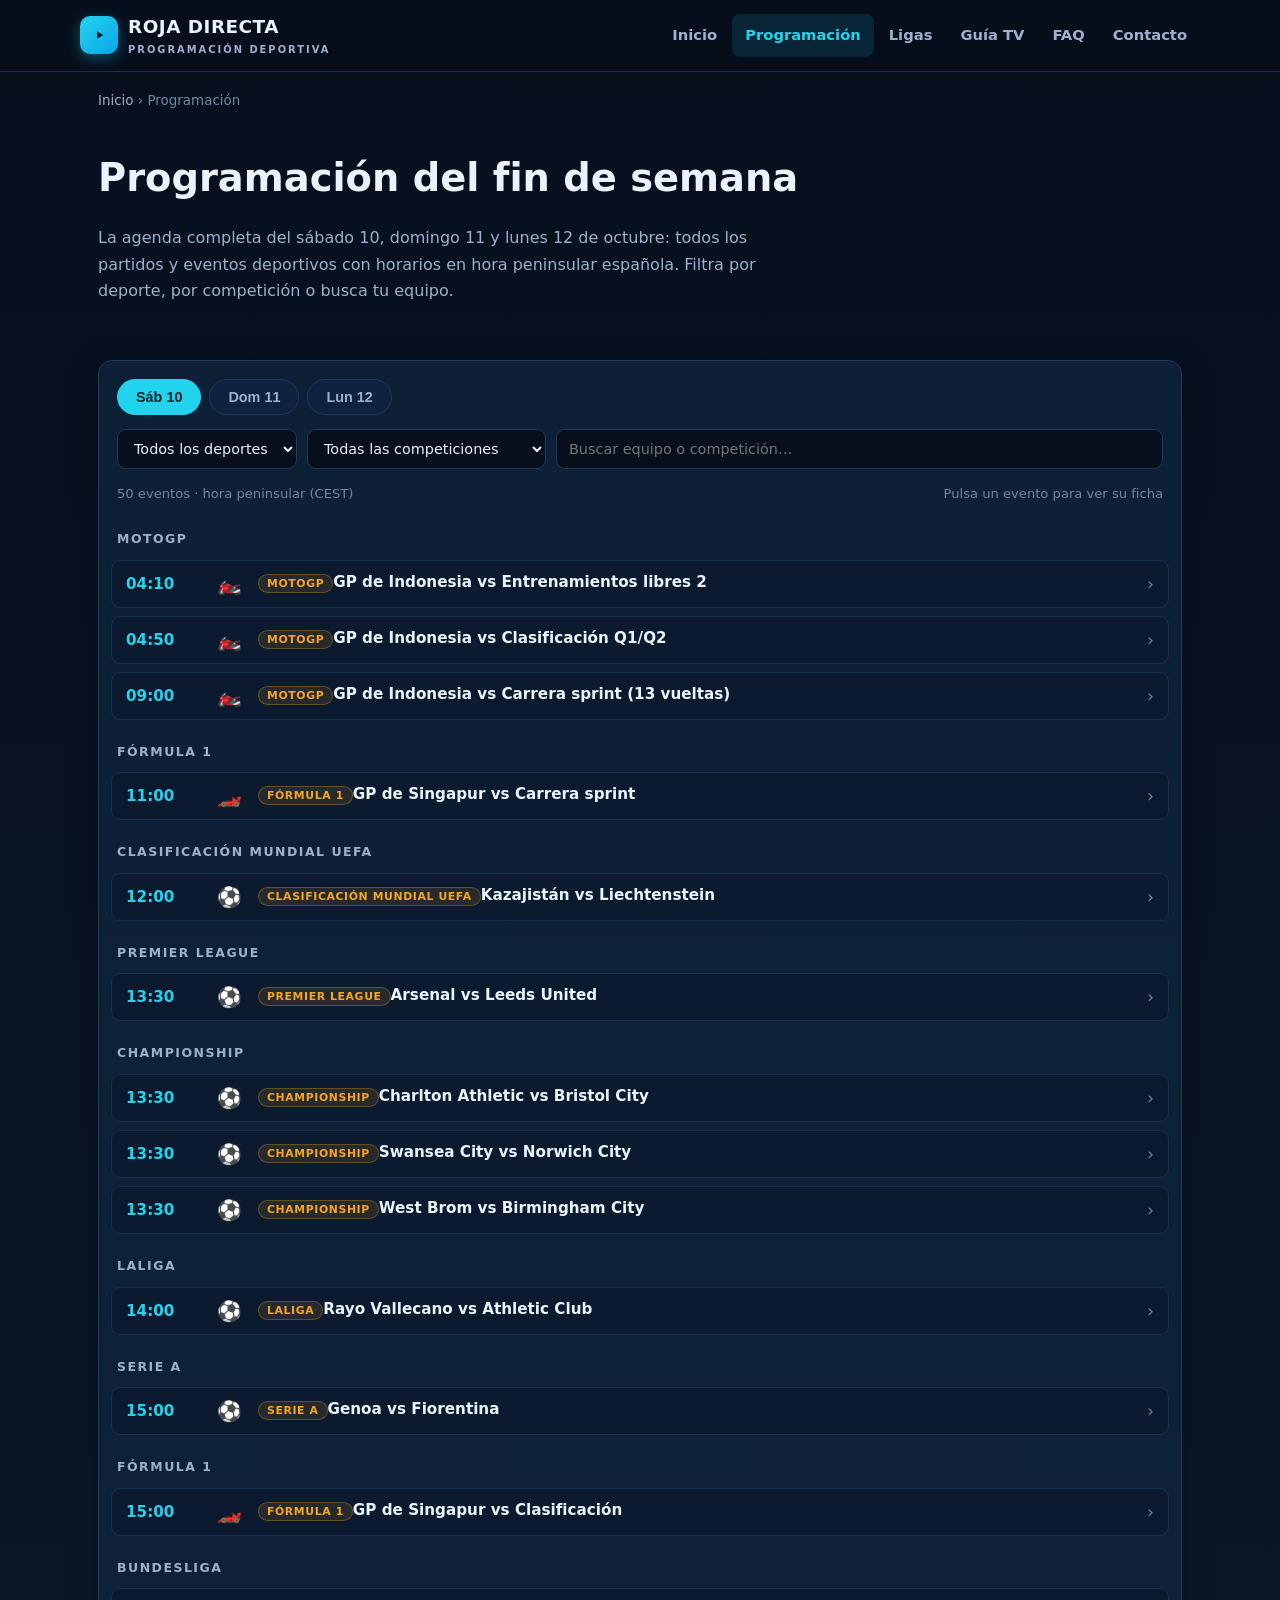
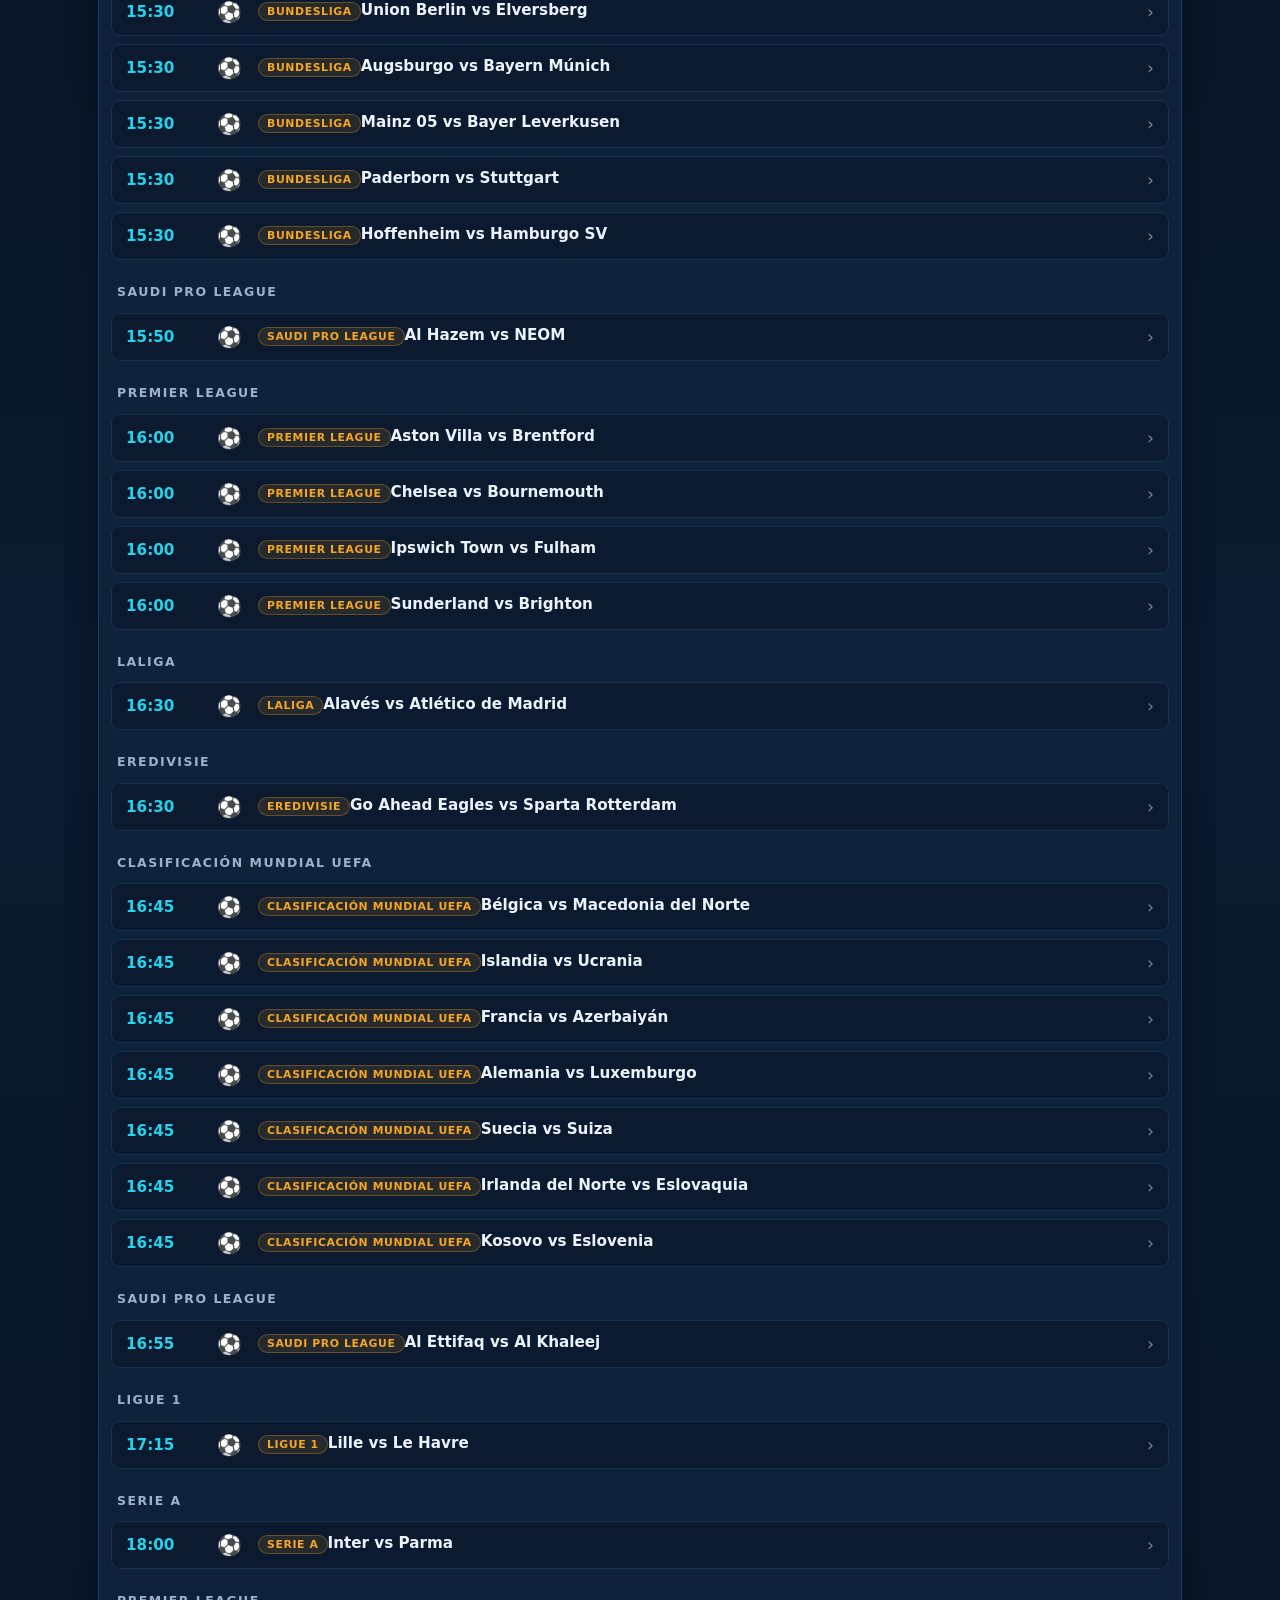
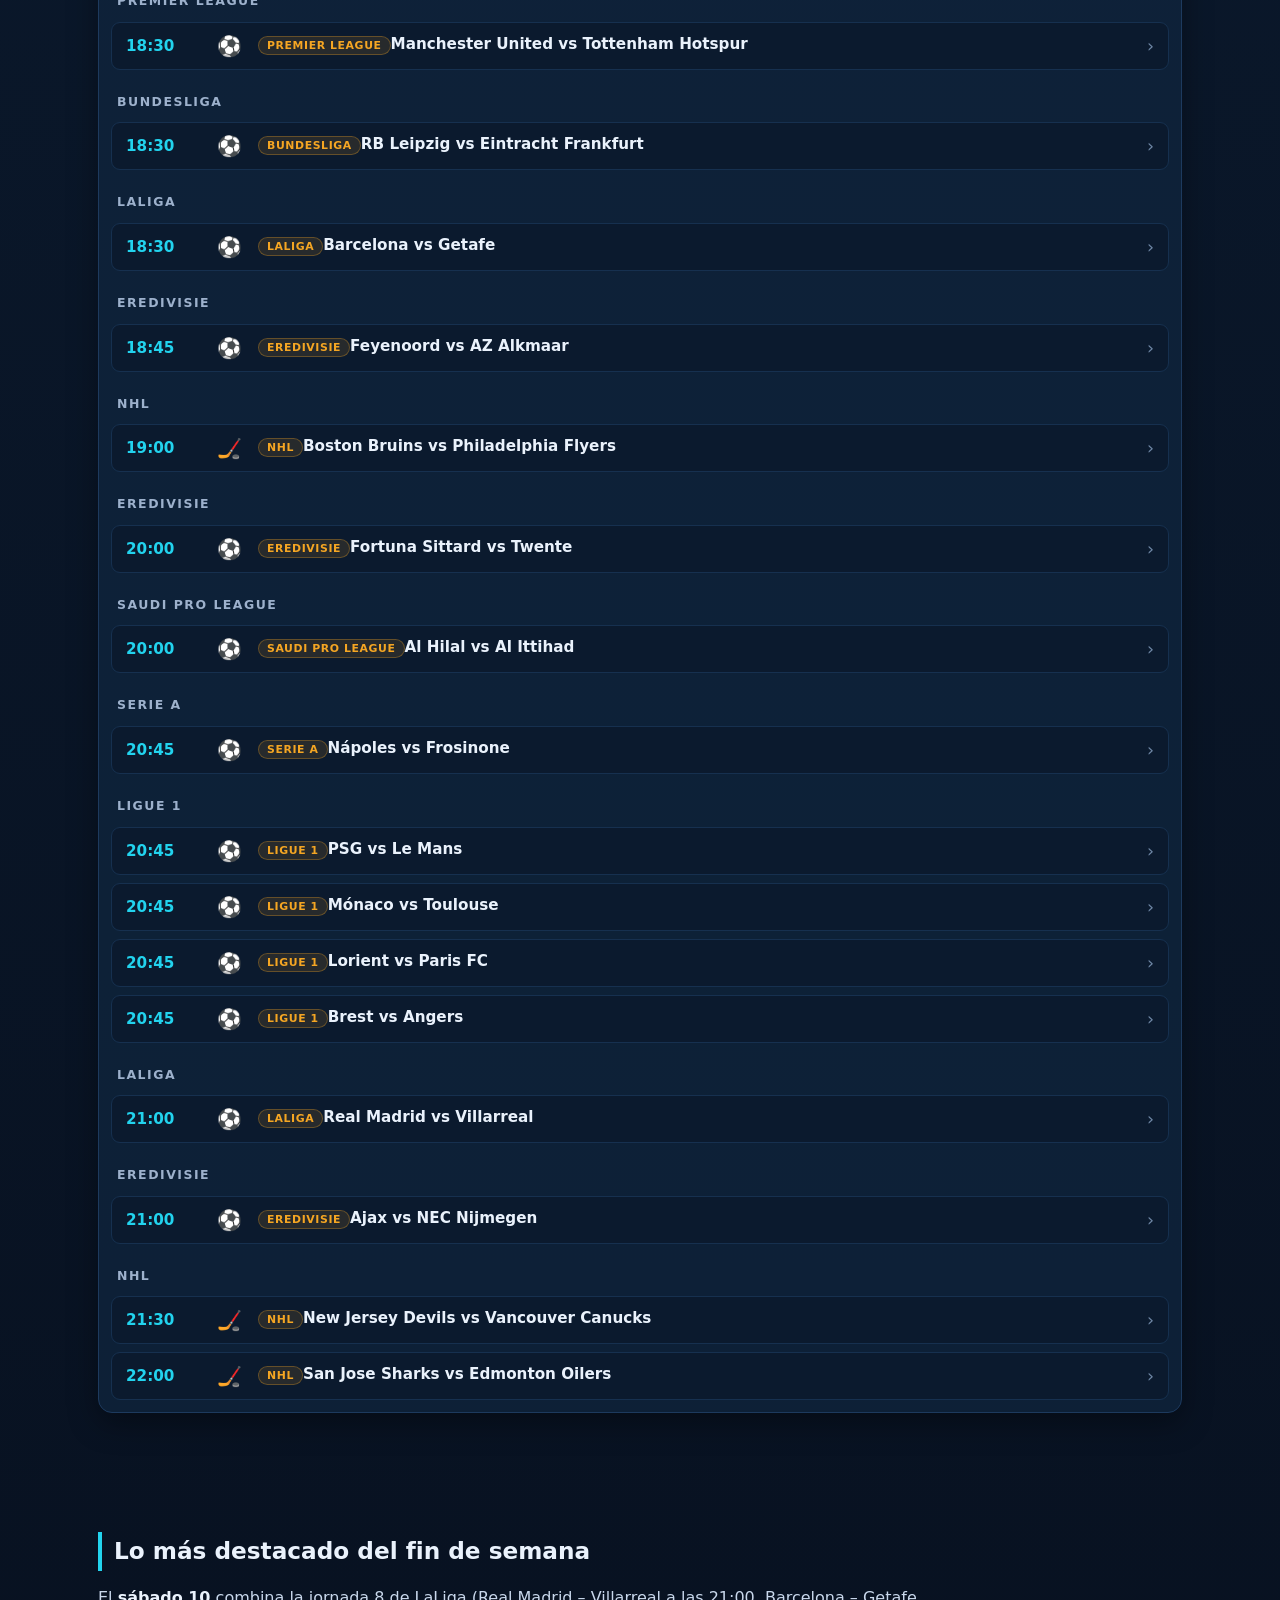
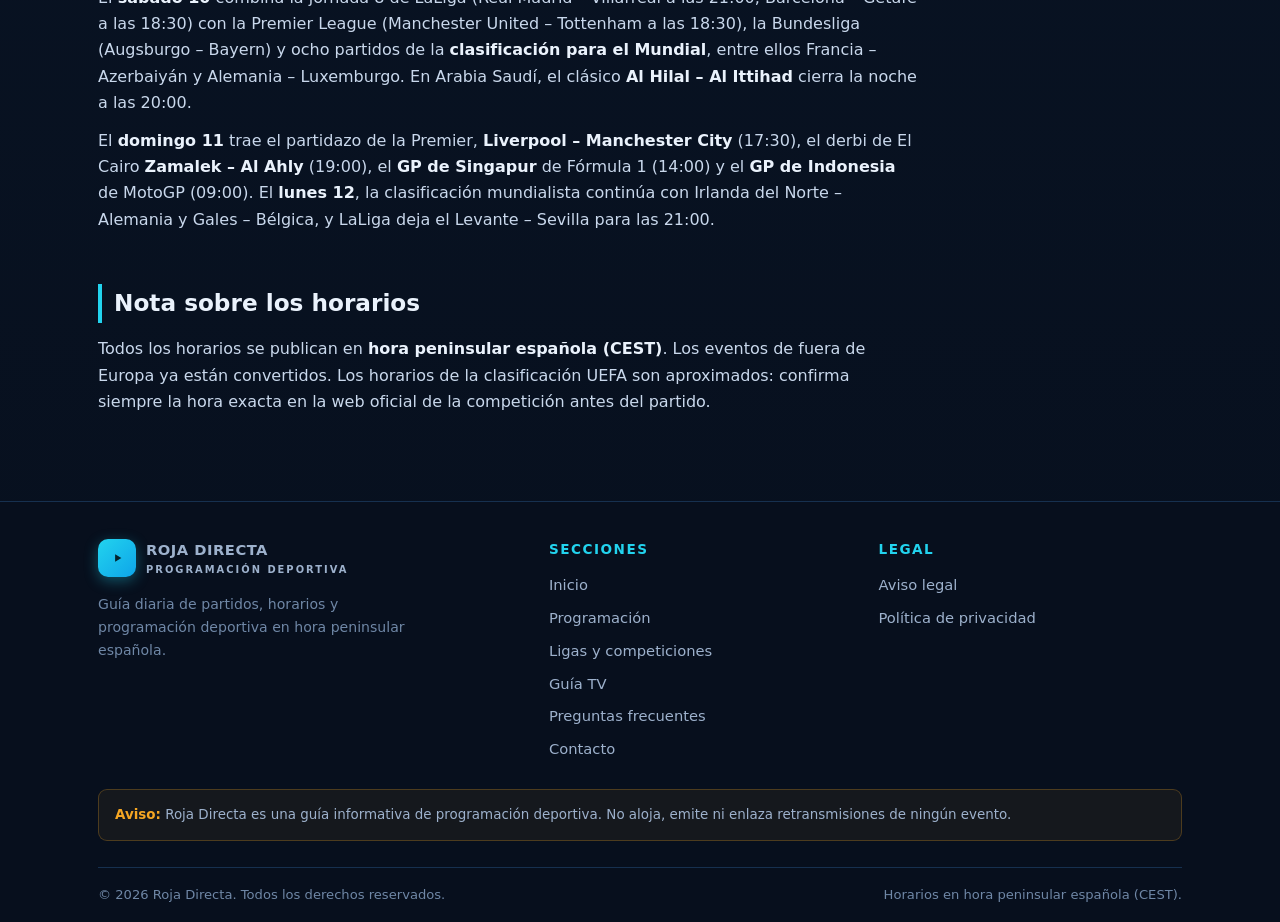
<file: programacion.html>
<!DOCTYPE html>
<html lang="es">
<head>
  <meta charset="UTF-8">
  <meta name="viewport" content="width=device-width, initial-scale=1.0">
  <title>Programación Deportiva del Fin de Semana | Roja Directa</title>
  <meta name="description" content="Programación completa del fin de semana en Roja Directa: todos los partidos del sábado, domingo y lunes con horarios en hora española, por deporte y competición.">
  <link rel="canonical" href="https://rojadirecta.vercel.app/programacion">
  <meta name="robots" content="index, follow, max-image-preview:large">
  <meta name="theme-color" content="#0b1a2e">
  <meta property="og:type" content="website">
  <meta property="og:locale" content="es_ES">
  <meta property="og:site_name" content="Roja Directa">
  <meta property="og:title" content="Programación Deportiva del Fin de Semana | Roja Directa">
  <meta property="og:description" content="Todos los partidos del sábado, domingo y lunes con horarios en hora española. Filtra por deporte y competición.">
  <meta property="og:url" content="https://rojadirecta.vercel.app/programacion">
  <meta property="og:image" content="https://rojadirecta.vercel.app/assets/img/og-portada.jpg">
  <meta name="twitter:card" content="summary_large_image">
  <meta name="twitter:title" content="Programación del Fin de Semana | Roja Directa">
  <meta name="twitter:description" content="Partidos del sábado, domingo y lunes con horarios en hora española.">
  <meta name="twitter:image" content="https://rojadirecta.vercel.app/assets/img/og-portada.jpg">
  <link rel="icon" href="data:image/svg+xml,%3Csvg xmlns='http://www.w3.org/2000/svg' viewBox='0 0 64 64'%3E%3Crect width='64' height='64' rx='14' fill='%2322d3ee'/%3E%3Cpath d='M26 20l20 12-20 12z' fill='%2304222b'/%3E%3C/svg%3E">
  <link rel="stylesheet" href="assets/css/style.css">
  <script type="application/ld+json">
  {
    "@context": "https://schema.org",
    "@graph": [
      {
        "@type": "WebPage",
        "@id": "https://rojadirecta.vercel.app/programacion#webpage",
        "url": "https://rojadirecta.vercel.app/programacion",
        "name": "Programación Deportiva del Fin de Semana | Roja Directa",
        "inLanguage": "es",
        "description": "Programación completa del fin de semana: partidos del sábado, domingo y lunes con horarios en hora española."
      },
      {
        "@type": "BreadcrumbList",
        "itemListElement": [
          { "@type": "ListItem", "position": 1, "name": "Inicio", "item": "https://rojadirecta.vercel.app/" },
          { "@type": "ListItem", "position": 2, "name": "Programación", "item": "https://rojadirecta.vercel.app/programacion" }
        ]
      }
    ]
  }
  </script>
</head>
<body>
  <a class="skip" href="#contenido">Saltar al contenido</a>

  <header class="site-header">
    <div class="wrap header-in">
      <a class="brand" href="/" aria-label="Roja Directa - inicio">
        <span class="brand-mark" aria-hidden="true"><svg viewBox="0 0 64 64"><path d="M26 20l20 12-20 12z"/></svg></span>
        <span>ROJA DIRECTA<small>PROGRAMACIÓN DEPORTIVA</small></span>
      </a>
      <button class="nav-toggle" aria-expanded="false" aria-controls="mainnav" aria-label="Abrir menú">☰</button>
      <nav class="main-nav" id="mainnav" aria-label="Navegación principal">
        <a href="/">Inicio</a>
        <a href="/programacion" class="active" aria-current="page">Programación</a>
        <a href="/ligas">Ligas</a>
        <a href="/guia">Guía TV</a>
        <a href="/faq">FAQ</a>
        <a href="/contacto">Contacto</a>
      </nav>
    </div>
  </header>

  <main id="contenido">
    <div class="wrap">
      <nav class="breadcrumbs" aria-label="Migas de pan"><a href="/">Inicio</a> › Programación</nav>
      <div class="page-head">
        <h1>Programación del fin de semana</h1>
        <p>La agenda completa del sábado 10, domingo 11 y lunes 12 de octubre: todos los partidos y eventos deportivos con horarios en hora peninsular española. Filtra por deporte, por competición o busca tu equipo.</p>
      </div>

      <section class="block" aria-label="Programación completa">
        <div class="sched" id="sched-app">
          <div class="sched-head">
            <div class="day-tabs" id="day-tabs" role="tablist" aria-label="Elegir día"></div>
          </div>
          <div class="sched-filters">
            <select class="f-select" id="f-sport" aria-label="Filtrar por deporte"></select>
            <select class="f-select" id="f-comp" aria-label="Filtrar por competición"></select>
            <input class="f-search" id="f-search" type="search" placeholder="Buscar equipo o competición…" aria-label="Buscar equipo o competición">
          </div>
          <div class="sched-meta"><span id="sched-count"></span><span>Pulsa un evento para ver su ficha</span></div>
          <ul class="match-list" id="match-list" aria-live="polite"></ul>
        </div>
      </section>

      <section class="block prose" aria-label="Sobre la programación">
        <h2>Lo más destacado del fin de semana</h2>
        <p>El <strong>sábado 10</strong> combina la jornada 8 de LaLiga (Real Madrid – Villarreal a las 21:00, Barcelona – Getafe a las 18:30) con la Premier League (Manchester United – Tottenham a las 18:30), la Bundesliga (Augsburgo – Bayern) y ocho partidos de la <strong>clasificación para el Mundial</strong>, entre ellos Francia – Azerbaiyán y Alemania – Luxemburgo. En Arabia Saudí, el clásico <strong>Al Hilal – Al Ittihad</strong> cierra la noche a las 20:00.</p>
        <p>El <strong>domingo 11</strong> trae el partidazo de la Premier, <strong>Liverpool – Manchester City</strong> (17:30), el derbi de El Cairo <strong>Zamalek – Al Ahly</strong> (19:00), el <strong>GP de Singapur</strong> de Fórmula 1 (14:00) y el <strong>GP de Indonesia</strong> de MotoGP (09:00). El <strong>lunes 12</strong>, la clasificación mundialista continúa con Irlanda del Norte – Alemania y Gales – Bélgica, y LaLiga deja el Levante – Sevilla para las 21:00.</p>
        <h2>Nota sobre los horarios</h2>
        <p>Todos los horarios se publican en <strong>hora peninsular española (CEST)</strong>. Los eventos de fuera de Europa ya están convertidos. Los horarios de la clasificación UEFA son aproximados: confirma siempre la hora exacta en la web oficial de la competición antes del partido.</p>
      </section>
    </div>
  </main>

  <div class="modal-back" id="modal-back">
    <div class="modal" id="modal" role="dialog" aria-modal="true" aria-labelledby="m-title">
      <div class="modal-head"><h3 id="m-title"></h3><button class="modal-close" id="m-close" aria-label="Cerrar">✕</button></div>
      <div class="modal-body" id="m-body"></div>
    </div>
  </div>

  <footer class="site-footer">
    <div class="wrap">
      <div class="foot-grid">
        <div class="foot-brand">
          <a class="brand" href="/" aria-label="Roja Directa - inicio">
            <span class="brand-mark" aria-hidden="true"><svg viewBox="0 0 64 64"><path d="M26 20l20 12-20 12z"/></svg></span>
            <span>ROJA DIRECTA<small>PROGRAMACIÓN DEPORTIVA</small></span>
          </a>
          <p>Guía diaria de partidos, horarios y programación deportiva en hora peninsular española.</p>
        </div>
        <div>
          <h4>Secciones</h4>
          <ul>
            <li><a href="/">Inicio</a></li>
            <li><a href="/programacion">Programación</a></li>
            <li><a href="/ligas">Ligas y competiciones</a></li>
            <li><a href="/guia">Guía TV</a></li>
            <li><a href="/faq">Preguntas frecuentes</a></li>
            <li><a href="/contacto">Contacto</a></li>
          </ul>
        </div>
        <div>
          <h4>Legal</h4>
          <ul>
            <li><a href="/aviso-legal">Aviso legal</a></li>
            <li><a href="/privacidad">Política de privacidad</a></li>
          </ul>
        </div>
      </div>
      <div class="disclaimer"><strong>Aviso:</strong> Roja Directa es una guía informativa de programación deportiva. No aloja, emite ni enlaza retransmisiones de ningún evento.</div>
      <div class="foot-bottom">
        <span>© 2026 Roja Directa. Todos los derechos reservados.</span>
        <span>Horarios en hora peninsular española (CEST).</span>
      </div>
    </div>
  </footer>

  <button class="back-top" aria-label="Volver arriba">↑</button>
  <script src="assets/js/fixtures.js"></script>
  <script src="assets/js/main.js"></script>
</body>
</html>
</file>
<file: assets/css/style.css>
/* ============================================================
   ROJA DIRECTA — Design System
   Original theme: deep navy + cyan + amber (distinct identity)
   Pure CSS, no frameworks. Mobile-first responsive.
   ============================================================ */

:root{
  --bg-0:#070f1d;
  --bg-1:#0b1a2e;
  --bg-2:#0f2340;
  --card:#10263f;
  --card-2:#14304f;
  --line:#1d3a5e;
  --line-soft:#16304f;
  --txt:#eaf2fc;
  --mut:#9db1cc;
  --mut-2:#6f87a6;
  --acc:#22d3ee;          /* cyan */
  --acc-dim:#0e7490;
  --acc-soft:rgba(34,211,238,.12);
  --amber:#f5a623;        /* amber */
  --amber-soft:rgba(245,166,35,.12);
  --ok:#34d399;
  --danger:#f87171;
  --radius:14px;
  --radius-s:9px;
  --shadow:0 10px 30px rgba(0,0,0,.35);
  --font:system-ui,-apple-system,"Segoe UI",Roboto,"Helvetica Neue",Arial,sans-serif;
  --max:1120px;
}

*{box-sizing:border-box}
html{scroll-behavior:smooth}
body{
  margin:0;
  font-family:var(--font);
  background:linear-gradient(180deg,var(--bg-0),var(--bg-1) 40%,var(--bg-0));
  color:var(--txt);
  line-height:1.65;
  font-size:16px;
  -webkit-font-smoothing:antialiased;
}
img{max-width:100%;height:auto;display:block}
a{color:var(--acc);text-decoration:none}
a:hover{text-decoration:underline}
::selection{background:var(--acc);color:#04222b}

/* ---------- layout ---------- */
.wrap{max-width:var(--max);margin:0 auto;padding:0 18px}
section.block{padding:34px 0}
.skip{position:absolute;left:-9999px;top:0;background:var(--acc);color:#04222b;padding:10px 16px;z-index:200;border-radius:0 0 8px 0}
.skip:focus{left:0}

/* ---------- header ---------- */
.site-header{
  position:sticky;top:0;z-index:100;
  background:rgba(7,15,29,.92);
  backdrop-filter:blur(10px);
  border-bottom:1px solid var(--line-soft);
}
.header-in{display:flex;align-items:center;gap:14px;padding:12px 0}
.brand{display:flex;align-items:center;gap:10px;color:var(--txt);font-weight:800;letter-spacing:.5px;font-size:1.15rem}
.brand:hover{text-decoration:none}
.brand-mark{
  width:38px;height:38px;border-radius:10px;flex:0 0 38px;
  background:linear-gradient(135deg,var(--acc),#0ea5e9);
  display:grid;place-items:center;box-shadow:0 4px 14px rgba(34,211,238,.35);
}
.brand-mark svg{width:20px;height:20px;fill:#04222b}
.brand small{display:block;font-size:.62rem;font-weight:600;color:var(--mut);letter-spacing:2px}
.main-nav{margin-left:auto;display:flex;gap:2px;align-items:center}
.main-nav a{
  color:var(--mut);font-weight:600;font-size:.92rem;
  padding:9px 13px;border-radius:8px;white-space:nowrap;
}
.main-nav a:hover{color:var(--txt);background:var(--acc-soft);text-decoration:none}
.main-nav a.active{color:var(--acc);background:var(--acc-soft)}
.nav-toggle{
  display:none;margin-left:auto;background:var(--card);border:1px solid var(--line);
  color:var(--txt);border-radius:9px;padding:9px 12px;font-size:1.05rem;cursor:pointer;
}

/* ---------- hero ---------- */
.hero{
  position:relative;overflow:hidden;
  border-bottom:1px solid var(--line-soft);
  background:var(--bg-0);
}
.hero-bg{position:absolute;inset:0}
.hero-bg img{width:100%;height:100%;object-fit:cover;opacity:.38}
.hero-bg::after{
  content:"";position:absolute;inset:0;
  background:linear-gradient(180deg,rgba(7,15,29,.55),rgba(7,15,29,.92) 85%);
}
.hero-in{position:relative;z-index:2;padding:56px 0 40px;text-align:center}
.hero-kicker{
  display:inline-block;font-size:.75rem;font-weight:700;letter-spacing:2.5px;
  color:var(--acc);text-transform:uppercase;
  background:var(--acc-soft);border:1px solid rgba(34,211,238,.35);
  padding:6px 14px;border-radius:999px;margin-bottom:16px;
}
.hero h1{font-size:clamp(1.7rem,4.5vw,2.9rem);line-height:1.2;margin:0 0 12px;font-weight:800}
.hero h1 .hl{color:var(--acc)}
.hero p.lead{color:var(--mut);max-width:640px;margin:0 auto 26px;font-size:1.05rem}

/* ---------- schedule app ---------- */
.sched{background:rgba(16,38,63,.72);border:1px solid var(--line);border-radius:var(--radius);box-shadow:var(--shadow);overflow:hidden}
.sched-head{padding:18px 18px 0}
.day-tabs{display:flex;gap:8px;flex-wrap:wrap;margin-bottom:14px}
.day-tab{
  border:1px solid var(--line);background:var(--bg-2);color:var(--mut);
  border-radius:999px;padding:9px 18px;font-weight:700;font-size:.9rem;cursor:pointer;
  transition:all .18s ease;
}
.day-tab:hover{color:var(--txt);border-color:var(--acc)}
.day-tab[aria-selected="true"]{background:var(--acc);border-color:var(--acc);color:#04222b}
.sched-filters{display:flex;gap:10px;flex-wrap:wrap;padding:0 18px 14px}
.f-select,.f-search{
  background:var(--bg-0);border:1px solid var(--line);color:var(--txt);
  border-radius:var(--radius-s);padding:10px 12px;font-size:.9rem;font-family:inherit;
}
.f-search{flex:1;min-width:180px}
.f-select:focus,.f-search:focus{outline:2px solid var(--acc);outline-offset:1px;border-color:var(--acc)}
.sched-meta{display:flex;justify-content:space-between;align-items:center;padding:0 18px 10px;color:var(--mut-2);font-size:.82rem;flex-wrap:wrap;gap:6px}
.match-list{list-style:none;margin:0;padding:0 12px 12px;display:flex;flex-direction:column;gap:8px}
.match{
  display:grid;grid-template-columns:74px 34px 1fr auto;gap:12px;align-items:center;
  background:var(--bg-1);border:1px solid var(--line-soft);border-radius:var(--radius-s);
  padding:11px 14px;cursor:pointer;transition:border-color .15s,transform .15s;
  width:100%;text-align:left;color:var(--txt);font-family:inherit;font-size:1rem;
}
button.match:hover{border-color:var(--acc);transform:translateY(-1px)}
.match time{font-weight:800;color:var(--acc);font-size:.95rem;font-variant-numeric:tabular-nums}
.match .sport{font-size:1.25rem;text-align:center}
.match .teams{min-width:0}
.match .comp{
  display:inline-block;font-size:.68rem;font-weight:700;letter-spacing:.6px;text-transform:uppercase;
  color:var(--amber);background:var(--amber-soft);border:1px solid rgba(245,166,35,.3);
  padding:2px 8px;border-radius:999px;margin-bottom:3px;
}
.match .names{font-weight:600;font-size:.95rem;white-space:nowrap;overflow:hidden;text-overflow:ellipsis}
.match .go{color:var(--mut-2);font-size:1.1rem}
.match:hover .go{color:var(--acc)}
.no-results{padding:26px;text-align:center;color:var(--mut)}

/* competition group headers inside list */
.comp-sep{
  font-size:.78rem;font-weight:800;letter-spacing:1.5px;text-transform:uppercase;
  color:var(--mut);padding:14px 6px 2px;
}

/* ---------- modal ---------- */
.modal-back{
  position:fixed;inset:0;background:rgba(3,8,16,.7);backdrop-filter:blur(3px);
  display:none;align-items:center;justify-content:center;z-index:300;padding:18px;
}
.modal-back.open{display:flex}
.modal{
  background:var(--bg-2);border:1px solid var(--line);border-radius:var(--radius);
  max-width:520px;width:100%;box-shadow:var(--shadow);overflow:hidden;
}
.modal-head{display:flex;align-items:center;justify-content:space-between;padding:16px 20px;border-bottom:1px solid var(--line-soft)}
.modal-head h3{margin:0;font-size:1.05rem}
.modal-close{background:var(--card);border:1px solid var(--line);color:var(--txt);border-radius:8px;width:34px;height:34px;cursor:pointer;font-size:1rem}
.modal-close:hover{border-color:var(--acc)}
.modal-body{padding:20px}
.kv{display:grid;grid-template-columns:130px 1fr;gap:8px 14px;font-size:.93rem;margin:0 0 16px}
.kv dt{color:var(--mut-2);font-weight:600}
.kv dd{margin:0}
.modal-note{background:var(--amber-soft);border:1px solid rgba(245,166,35,.3);border-radius:var(--radius-s);padding:12px 14px;font-size:.87rem;color:var(--txt)}
.modal-note strong{color:var(--amber)}

/* ---------- content sections ---------- */
.prose{max-width:820px}
.prose h2{font-size:1.45rem;margin:2.2em 0 .6em;color:var(--txt);border-left:4px solid var(--acc);padding-left:12px}
.prose h3{font-size:1.1rem;margin:1.6em 0 .4em;color:var(--acc)}
.prose p{color:#c9d8ec;margin:.7em 0}
.prose ul{color:#c9d8ec}
.prose li{margin:.35em 0}
.prose strong{color:var(--txt)}
.lead{font-size:1.08rem;color:#d7e4f5}

/* cards grid */
.grid{display:grid;grid-template-columns:repeat(auto-fill,minmax(250px,1fr));gap:16px}
.card{
  background:var(--card);border:1px solid var(--line-soft);border-radius:var(--radius);
  padding:20px;transition:transform .15s,border-color .15s;display:block;color:var(--txt);
}
a.card:hover{border-color:var(--acc);transform:translateY(-3px);text-decoration:none}
.card h3{margin:.2em 0 .4em;font-size:1.05rem;color:var(--acc)}
.card p{color:var(--mut);font-size:.92rem;margin:.3em 0}
.card .tag{font-size:.7rem;font-weight:700;letter-spacing:1px;text-transform:uppercase;color:var(--amber)}

/* ---------- FAQ ---------- */
.faq-item{background:var(--card);border:1px solid var(--line-soft);border-radius:var(--radius-s);margin-bottom:10px;overflow:hidden}
.faq-q{
  width:100%;background:none;border:0;color:var(--txt);font-family:inherit;
  font-size:.98rem;font-weight:700;text-align:left;padding:15px 18px;cursor:pointer;
  display:flex;justify-content:space-between;align-items:center;gap:12px;
}
.faq-q:hover{color:var(--acc)}
.faq-q .ic{color:var(--acc);font-size:1.2rem;flex:0 0 auto}
.faq-a{max-height:0;overflow:hidden;transition:max-height .25s ease;color:var(--mut);font-size:.93rem}
.faq-a > div{padding:0 18px 16px}

/* ---------- forms ---------- */
.form{background:var(--card);border:1px solid var(--line-soft);border-radius:var(--radius);padding:26px;max-width:640px}
.field{margin-bottom:16px}
.field label{display:block;font-weight:700;font-size:.9rem;margin-bottom:6px}
.field input,.field textarea,.field select{
  width:100%;background:var(--bg-0);border:1px solid var(--line);color:var(--txt);
  border-radius:var(--radius-s);padding:11px 13px;font-size:.95rem;font-family:inherit;
}
.field input:focus,.field textarea:focus{outline:2px solid var(--acc);border-color:var(--acc)}
.field .err{color:var(--danger);font-size:.82rem;margin-top:4px;display:none}
.field.invalid .err{display:block}
.field.invalid input,.field.invalid textarea{border-color:var(--danger)}
.btn{
  display:inline-block;background:linear-gradient(135deg,var(--acc),#0ea5e9);color:#04222b;
  font-weight:800;border:0;border-radius:var(--radius-s);padding:12px 26px;font-size:.95rem;
  cursor:pointer;font-family:inherit;
}
.btn:hover{filter:brightness(1.08)}
.form-ok{display:none;background:rgba(52,211,153,.12);border:1px solid rgba(52,211,153,.4);color:var(--ok);padding:14px;border-radius:var(--radius-s);margin-top:14px}

/* ---------- footer ---------- */
.site-footer{border-top:1px solid var(--line-soft);background:var(--bg-0);margin-top:40px}
.foot-grid{display:grid;grid-template-columns:1.4fr 1fr 1fr;gap:26px;padding:36px 0 20px}
.foot-grid h4{font-size:.85rem;letter-spacing:1.5px;text-transform:uppercase;color:var(--acc);margin:0 0 12px}
.foot-grid ul{list-style:none;margin:0;padding:0}
.foot-grid li{margin:.4em 0}
.foot-grid a{color:var(--mut);font-size:.92rem}
.foot-grid a:hover{color:var(--acc)}
.foot-brand p{color:var(--mut-2);font-size:.88rem;max-width:340px}
.foot-bottom{border-top:1px solid var(--line-soft);padding:16px 0;display:flex;justify-content:space-between;gap:10px;flex-wrap:wrap;color:var(--mut-2);font-size:.82rem}
.disclaimer{background:rgba(245,166,35,.06);border:1px solid rgba(245,166,35,.25);border-radius:var(--radius-s);padding:14px 16px;font-size:.84rem;color:var(--mut);margin:0 0 26px}
.disclaimer strong{color:var(--amber)}

/* ---------- misc ---------- */
.breadcrumbs{font-size:.84rem;color:var(--mut-2);margin:18px 0 0}
.breadcrumbs a{color:var(--mut)}
.badge-live{display:inline-block;background:var(--danger);color:#fff;font-size:.68rem;font-weight:800;letter-spacing:1px;padding:3px 9px;border-radius:999px;text-transform:uppercase;margin-left:8px}
.back-top{
  position:fixed;right:18px;bottom:18px;z-index:150;width:46px;height:46px;border-radius:50%;
  background:var(--acc);color:#04222b;border:0;font-size:1.2rem;cursor:pointer;display:none;
  box-shadow:var(--shadow);
}
.back-top.show{display:block}
.page-head{padding:34px 0 6px}
.page-head h1{font-size:clamp(1.6rem,4vw,2.4rem);margin:0 0 8px}
.page-head p{color:var(--mut);max-width:700px}
.toc{background:var(--card);border:1px solid var(--line-soft);border-radius:var(--radius-s);padding:16px 20px;margin:20px 0}
.toc strong{display:block;margin-bottom:8px;color:var(--acc);font-size:.9rem;letter-spacing:1px;text-transform:uppercase}
.toc ol{margin:0;padding-left:20px;color:var(--mut);font-size:.92rem}
.toc li{margin:.3em 0}

/* focus visibility */
a:focus-visible,button:focus-visible,input:focus-visible,select:focus-visible,textarea:focus-visible{
  outline:2px solid var(--acc);outline-offset:2px;
}

/* reduced motion */
@media (prefers-reduced-motion:reduce){
  html{scroll-behavior:auto}
  *{transition:none!important;animation:none!important}
}

/* ---------- responsive ---------- */
@media (max-width:860px){
  .foot-grid{grid-template-columns:1fr 1fr}
}
@media (max-width:720px){
  .nav-toggle{display:block}
  .main-nav{
    display:none;position:absolute;top:100%;left:0;right:0;
    background:var(--bg-0);flex-direction:column;align-items:stretch;
    border-bottom:1px solid var(--line);padding:10px 18px 16px;gap:4px;
  }
  .main-nav.open{display:flex}
  .main-nav a{padding:12px 10px}
  .site-header{position:sticky}
  .header-in{flex-wrap:wrap}
  .match{grid-template-columns:62px 28px 1fr auto;gap:8px;padding:10px 12px}
  .match .names{font-size:.88rem}
  .kv{grid-template-columns:1fr;gap:2px}
  .kv dt{margin-top:8px}
  .foot-grid{grid-template-columns:1fr}
  .sched-filters{flex-direction:column}
  .f-search{min-width:0}
}
</file>
